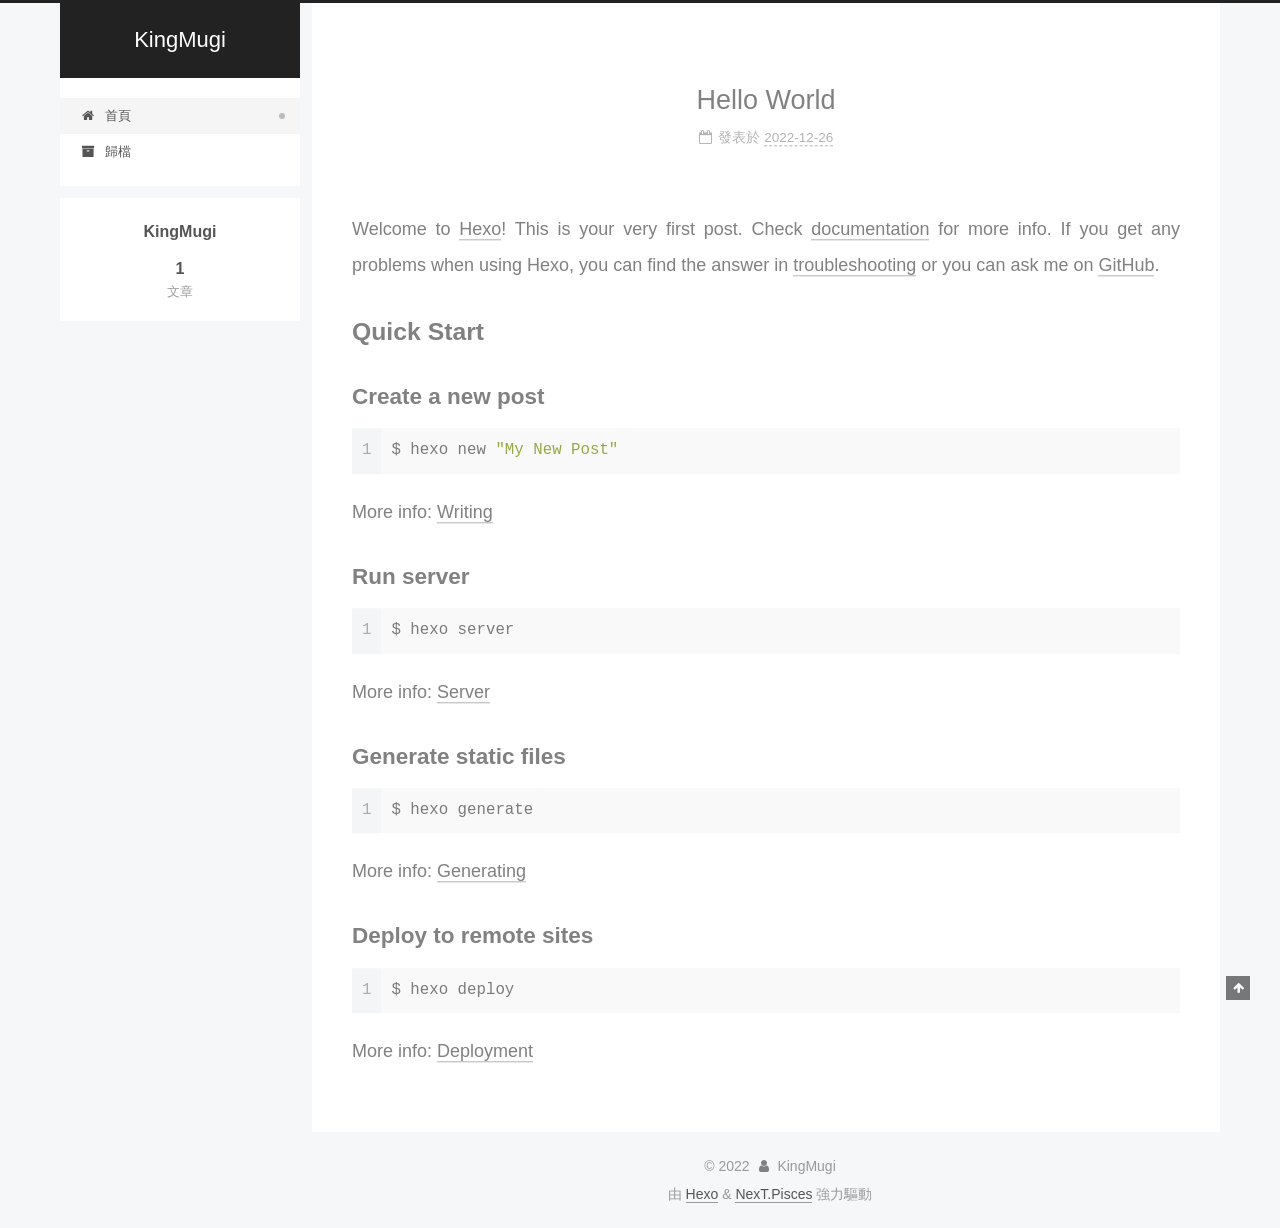
<file: index.html>
<!DOCTYPE html>
<html lang="zh-TW">
<head>
  <meta charset="UTF-8">
<meta name="viewport" content="width=device-width, initial-scale=1, maximum-scale=2">
<meta name="theme-color" content="#222">
<meta name="generator" content="Hexo 5.4.2">
  <link rel="apple-touch-icon" sizes="180x180" href="/images/apple-touch-icon-next.png">
  <link rel="icon" type="image/png" sizes="32x32" href="/images/favicon-32x32-next.png">
  <link rel="icon" type="image/png" sizes="16x16" href="/images/favicon-16x16-next.png">
  <link rel="mask-icon" href="/images/logo.svg" color="#222">

<link rel="stylesheet" href="/css/main.css">


<link rel="stylesheet" href="/lib/font-awesome/css/font-awesome.min.css">

<script id="hexo-configurations">
    var NexT = window.NexT || {};
    var CONFIG = {"hostname":"kingmugi.github.io","root":"/","scheme":"Pisces","version":"7.8.0","exturl":false,"sidebar":{"position":"left","display":"post","padding":18,"offset":12,"onmobile":false},"copycode":{"enable":false,"show_result":false,"style":null},"back2top":{"enable":true,"sidebar":false,"scrollpercent":false},"bookmark":{"enable":false,"color":"#222","save":"auto"},"fancybox":false,"mediumzoom":false,"lazyload":false,"pangu":false,"comments":{"style":"tabs","active":null,"storage":true,"lazyload":false,"nav":null},"algolia":{"hits":{"per_page":10},"labels":{"input_placeholder":"Search for Posts","hits_empty":"We didn't find any results for the search: ${query}","hits_stats":"${hits} results found in ${time} ms"}},"localsearch":{"enable":false,"trigger":"auto","top_n_per_article":1,"unescape":false,"preload":false},"motion":{"enable":true,"async":false,"transition":{"post_block":"fadeIn","post_header":"slideDownIn","post_body":"slideDownIn","coll_header":"slideLeftIn","sidebar":"slideUpIn"}}};
  </script>

  <meta property="og:type" content="website">
<meta property="og:title" content="KingMugi">
<meta property="og:url" content="https://kingmugi.github.io/index.html">
<meta property="og:site_name" content="KingMugi">
<meta property="og:locale" content="zh_TW">
<meta property="article:author" content="KingMugi">
<meta name="twitter:card" content="summary">

<link rel="canonical" href="https://kingmugi.github.io/">


<script id="page-configurations">
  // https://hexo.io/docs/variables.html
  CONFIG.page = {
    sidebar: "",
    isHome : true,
    isPost : false,
    lang   : 'zh-TW'
  };
</script>

  <title>KingMugi</title>
  
    <script async src="https://www.googletagmanager.com/gtag/js?id=G-KBE9WP3W1T"></script>
    <script>
      if (CONFIG.hostname === location.hostname) {
        window.dataLayer = window.dataLayer || [];
        function gtag(){dataLayer.push(arguments);}
        gtag('js', new Date());
        gtag('config', 'G-KBE9WP3W1T');
      }
    </script>






  <noscript>
  <style>
  .use-motion .brand,
  .use-motion .menu-item,
  .sidebar-inner,
  .use-motion .post-block,
  .use-motion .pagination,
  .use-motion .comments,
  .use-motion .post-header,
  .use-motion .post-body,
  .use-motion .collection-header { opacity: initial; }

  .use-motion .site-title,
  .use-motion .site-subtitle {
    opacity: initial;
    top: initial;
  }

  .use-motion .logo-line-before i { left: initial; }
  .use-motion .logo-line-after i { right: initial; }
  </style>
</noscript>

</head>

<body itemscope itemtype="http://schema.org/WebPage">
  <div class="container use-motion">
    <div class="headband"></div>

    <header class="header" itemscope itemtype="http://schema.org/WPHeader">
      <div class="header-inner"><div class="site-brand-container">
  <div class="site-nav-toggle">
    <div class="toggle" aria-label="切換導航欄">
      <span class="toggle-line toggle-line-first"></span>
      <span class="toggle-line toggle-line-middle"></span>
      <span class="toggle-line toggle-line-last"></span>
    </div>
  </div>

  <div class="site-meta">

    <a href="/" class="brand" rel="start">
      <span class="logo-line-before"><i></i></span>
      <h1 class="site-title">KingMugi</h1>
      <span class="logo-line-after"><i></i></span>
    </a>
  </div>

  <div class="site-nav-right">
    <div class="toggle popup-trigger">
    </div>
  </div>
</div>




<nav class="site-nav">
  <ul id="menu" class="menu">
        <li class="menu-item menu-item-home">

    <a href="/" rel="section"><i class="fa fa-fw fa-home"></i>首頁</a>

  </li>
        <li class="menu-item menu-item-archives">

    <a href="/archives/" rel="section"><i class="fa fa-fw fa-archive"></i>歸檔</a>

  </li>
  </ul>
</nav>




</div>
    </header>

    
  <div class="back-to-top">
    <i class="fa fa-arrow-up"></i>
    <span>0%</span>
  </div>


    <main class="main">
      <div class="main-inner">
        <div class="content-wrap">
          

          <div class="content index posts-expand">
            
      
  
  
  <article itemscope itemtype="http://schema.org/Article" class="post-block" lang="zh-TW">
    <link itemprop="mainEntityOfPage" href="https://kingmugi.github.io/2022/12/26/hello-world/">

    <span hidden itemprop="author" itemscope itemtype="http://schema.org/Person">
      <meta itemprop="image" content="/images/avatar.gif">
      <meta itemprop="name" content="KingMugi">
      <meta itemprop="description" content="">
    </span>

    <span hidden itemprop="publisher" itemscope itemtype="http://schema.org/Organization">
      <meta itemprop="name" content="KingMugi">
    </span>
      <header class="post-header">
        <h2 class="post-title" itemprop="name headline">
          
            <a href="/2022/12/26/hello-world/" class="post-title-link" itemprop="url">Hello World</a>
        </h2>

        <div class="post-meta">
            <span class="post-meta-item">
              <span class="post-meta-item-icon">
                <i class="fa fa-calendar-o"></i>
              </span>
              <span class="post-meta-item-text">發表於</span>

              <time title="創建時間：2022-12-26 11:42:42" itemprop="dateCreated datePublished" datetime="2022-12-26T11:42:42+08:00">2022-12-26</time>
            </span>

          

        </div>
      </header>

    
    
    
    <div class="post-body" itemprop="articleBody">

      
          <p>Welcome to <a target="_blank" rel="noopener" href="https://hexo.io/">Hexo</a>! This is your very first post. Check <a target="_blank" rel="noopener" href="https://hexo.io/docs/">documentation</a> for more info. If you get any problems when using Hexo, you can find the answer in <a target="_blank" rel="noopener" href="https://hexo.io/docs/troubleshooting.html">troubleshooting</a> or you can ask me on <a target="_blank" rel="noopener" href="https://github.com/hexojs/hexo/issues">GitHub</a>.</p>
<h2 id="Quick-Start"><a href="#Quick-Start" class="headerlink" title="Quick Start"></a>Quick Start</h2><h3 id="Create-a-new-post"><a href="#Create-a-new-post" class="headerlink" title="Create a new post"></a>Create a new post</h3><figure class="highlight bash"><table><tr><td class="gutter"><pre><span class="line">1</span><br></pre></td><td class="code"><pre><span class="line">$ hexo new <span class="string">&quot;My New Post&quot;</span></span><br></pre></td></tr></table></figure>

<p>More info: <a target="_blank" rel="noopener" href="https://hexo.io/docs/writing.html">Writing</a></p>
<h3 id="Run-server"><a href="#Run-server" class="headerlink" title="Run server"></a>Run server</h3><figure class="highlight bash"><table><tr><td class="gutter"><pre><span class="line">1</span><br></pre></td><td class="code"><pre><span class="line">$ hexo server</span><br></pre></td></tr></table></figure>

<p>More info: <a target="_blank" rel="noopener" href="https://hexo.io/docs/server.html">Server</a></p>
<h3 id="Generate-static-files"><a href="#Generate-static-files" class="headerlink" title="Generate static files"></a>Generate static files</h3><figure class="highlight bash"><table><tr><td class="gutter"><pre><span class="line">1</span><br></pre></td><td class="code"><pre><span class="line">$ hexo generate</span><br></pre></td></tr></table></figure>

<p>More info: <a target="_blank" rel="noopener" href="https://hexo.io/docs/generating.html">Generating</a></p>
<h3 id="Deploy-to-remote-sites"><a href="#Deploy-to-remote-sites" class="headerlink" title="Deploy to remote sites"></a>Deploy to remote sites</h3><figure class="highlight bash"><table><tr><td class="gutter"><pre><span class="line">1</span><br></pre></td><td class="code"><pre><span class="line">$ hexo deploy</span><br></pre></td></tr></table></figure>

<p>More info: <a target="_blank" rel="noopener" href="https://hexo.io/docs/one-command-deployment.html">Deployment</a></p>

      
    </div>

    
    
    
      <footer class="post-footer">
        <div class="post-eof"></div>
      </footer>
  </article>
  
  
  


  



          </div>
          

<script>
  window.addEventListener('tabs:register', () => {
    let { activeClass } = CONFIG.comments;
    if (CONFIG.comments.storage) {
      activeClass = localStorage.getItem('comments_active') || activeClass;
    }
    if (activeClass) {
      let activeTab = document.querySelector(`a[href="#comment-${activeClass}"]`);
      if (activeTab) {
        activeTab.click();
      }
    }
  });
  if (CONFIG.comments.storage) {
    window.addEventListener('tabs:click', event => {
      if (!event.target.matches('.tabs-comment .tab-content .tab-pane')) return;
      let commentClass = event.target.classList[1];
      localStorage.setItem('comments_active', commentClass);
    });
  }
</script>

        </div>
          
  
  <div class="toggle sidebar-toggle">
    <span class="toggle-line toggle-line-first"></span>
    <span class="toggle-line toggle-line-middle"></span>
    <span class="toggle-line toggle-line-last"></span>
  </div>

  <aside class="sidebar">
    <div class="sidebar-inner">

      <ul class="sidebar-nav motion-element">
        <li class="sidebar-nav-toc">
          文章目錄
        </li>
        <li class="sidebar-nav-overview">
          本站概要
        </li>
      </ul>

      <!--noindex-->
      <div class="post-toc-wrap sidebar-panel">
      </div>
      <!--/noindex-->

      <div class="site-overview-wrap sidebar-panel">
        <div class="site-author motion-element" itemprop="author" itemscope itemtype="http://schema.org/Person">
  <p class="site-author-name" itemprop="name">KingMugi</p>
  <div class="site-description" itemprop="description"></div>
</div>
<div class="site-state-wrap motion-element">
  <nav class="site-state">
      <div class="site-state-item site-state-posts">
          <a href="/archives/">
        
          <span class="site-state-item-count">1</span>
          <span class="site-state-item-name">文章</span>
        </a>
      </div>
  </nav>
</div>



      </div>

    </div>
  </aside>
  <div id="sidebar-dimmer"></div>


      </div>
    </main>

    <footer class="footer">
      <div class="footer-inner">
        

        

<div class="copyright">
  
  &copy; 
  <span itemprop="copyrightYear">2022</span>
  <span class="with-love">
    <i class="fa fa-user"></i>
  </span>
  <span class="author" itemprop="copyrightHolder">KingMugi</span>
</div>
  <div class="powered-by">由 <a href="https://hexo.io/" class="theme-link" rel="noopener" target="_blank">Hexo</a> & <a href="https://pisces.theme-next.org/" class="theme-link" rel="noopener" target="_blank">NexT.Pisces</a> 強力驅動
  </div>

        








      </div>
    </footer>
  </div>

  
  <script src="/lib/anime.min.js"></script>
  <script src="/lib/velocity/velocity.min.js"></script>
  <script src="/lib/velocity/velocity.ui.min.js"></script>

<script src="/js/utils.js"></script>

<script src="/js/motion.js"></script>


<script src="/js/schemes/pisces.js"></script>


<script src="/js/next-boot.js"></script>




  















  

  

</body>
</html>
</file>
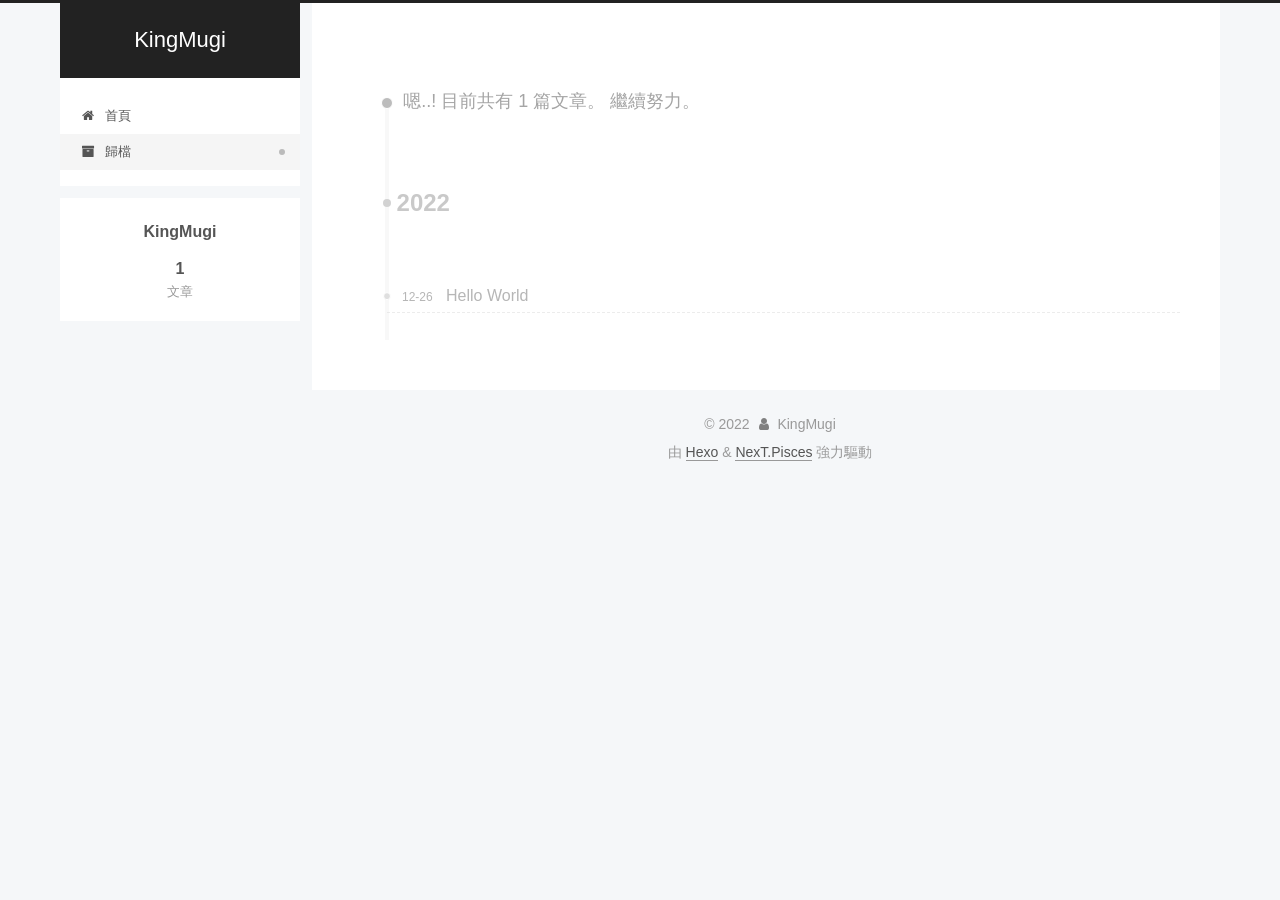
<file: archives/index.html>
<!DOCTYPE html>
<html lang="zh-TW">
<head>
  <meta charset="UTF-8">
<meta name="viewport" content="width=device-width, initial-scale=1, maximum-scale=2">
<meta name="theme-color" content="#222">
<meta name="generator" content="Hexo 5.4.2">
  <link rel="apple-touch-icon" sizes="180x180" href="/images/apple-touch-icon-next.png">
  <link rel="icon" type="image/png" sizes="32x32" href="/images/favicon-32x32-next.png">
  <link rel="icon" type="image/png" sizes="16x16" href="/images/favicon-16x16-next.png">
  <link rel="mask-icon" href="/images/logo.svg" color="#222">

<link rel="stylesheet" href="/css/main.css">


<link rel="stylesheet" href="/lib/font-awesome/css/font-awesome.min.css">

<script id="hexo-configurations">
    var NexT = window.NexT || {};
    var CONFIG = {"hostname":"kingmugi.github.io","root":"/","scheme":"Pisces","version":"7.8.0","exturl":false,"sidebar":{"position":"left","display":"post","padding":18,"offset":12,"onmobile":false},"copycode":{"enable":false,"show_result":false,"style":null},"back2top":{"enable":true,"sidebar":false,"scrollpercent":false},"bookmark":{"enable":false,"color":"#222","save":"auto"},"fancybox":false,"mediumzoom":false,"lazyload":false,"pangu":false,"comments":{"style":"tabs","active":null,"storage":true,"lazyload":false,"nav":null},"algolia":{"hits":{"per_page":10},"labels":{"input_placeholder":"Search for Posts","hits_empty":"We didn't find any results for the search: ${query}","hits_stats":"${hits} results found in ${time} ms"}},"localsearch":{"enable":false,"trigger":"auto","top_n_per_article":1,"unescape":false,"preload":false},"motion":{"enable":true,"async":false,"transition":{"post_block":"fadeIn","post_header":"slideDownIn","post_body":"slideDownIn","coll_header":"slideLeftIn","sidebar":"slideUpIn"}}};
  </script>

  <meta property="og:type" content="website">
<meta property="og:title" content="KingMugi">
<meta property="og:url" content="https://kingmugi.github.io/archives/index.html">
<meta property="og:site_name" content="KingMugi">
<meta property="og:locale" content="zh_TW">
<meta property="article:author" content="KingMugi">
<meta name="twitter:card" content="summary">

<link rel="canonical" href="https://kingmugi.github.io/archives/">


<script id="page-configurations">
  // https://hexo.io/docs/variables.html
  CONFIG.page = {
    sidebar: "",
    isHome : false,
    isPost : false,
    lang   : 'zh-TW'
  };
</script>

  <title>歸檔 | KingMugi</title>
  
    <script async src="https://www.googletagmanager.com/gtag/js?id=G-KBE9WP3W1T"></script>
    <script>
      if (CONFIG.hostname === location.hostname) {
        window.dataLayer = window.dataLayer || [];
        function gtag(){dataLayer.push(arguments);}
        gtag('js', new Date());
        gtag('config', 'G-KBE9WP3W1T');
      }
    </script>






  <noscript>
  <style>
  .use-motion .brand,
  .use-motion .menu-item,
  .sidebar-inner,
  .use-motion .post-block,
  .use-motion .pagination,
  .use-motion .comments,
  .use-motion .post-header,
  .use-motion .post-body,
  .use-motion .collection-header { opacity: initial; }

  .use-motion .site-title,
  .use-motion .site-subtitle {
    opacity: initial;
    top: initial;
  }

  .use-motion .logo-line-before i { left: initial; }
  .use-motion .logo-line-after i { right: initial; }
  </style>
</noscript>

</head>

<body itemscope itemtype="http://schema.org/WebPage">
  <div class="container use-motion">
    <div class="headband"></div>

    <header class="header" itemscope itemtype="http://schema.org/WPHeader">
      <div class="header-inner"><div class="site-brand-container">
  <div class="site-nav-toggle">
    <div class="toggle" aria-label="切換導航欄">
      <span class="toggle-line toggle-line-first"></span>
      <span class="toggle-line toggle-line-middle"></span>
      <span class="toggle-line toggle-line-last"></span>
    </div>
  </div>

  <div class="site-meta">

    <a href="/" class="brand" rel="start">
      <span class="logo-line-before"><i></i></span>
      <h1 class="site-title">KingMugi</h1>
      <span class="logo-line-after"><i></i></span>
    </a>
  </div>

  <div class="site-nav-right">
    <div class="toggle popup-trigger">
    </div>
  </div>
</div>




<nav class="site-nav">
  <ul id="menu" class="menu">
        <li class="menu-item menu-item-home">

    <a href="/" rel="section"><i class="fa fa-fw fa-home"></i>首頁</a>

  </li>
        <li class="menu-item menu-item-archives">

    <a href="/archives/" rel="section"><i class="fa fa-fw fa-archive"></i>歸檔</a>

  </li>
  </ul>
</nav>




</div>
    </header>

    
  <div class="back-to-top">
    <i class="fa fa-arrow-up"></i>
    <span>0%</span>
  </div>


    <main class="main">
      <div class="main-inner">
        <div class="content-wrap">
          

          <div class="content archive">
            

  
  
  
  <div class="post-block">
    <div class="posts-collapse">
      <div class="collection-title">
        <span class="collection-header">嗯..! 目前共有 1 篇文章。 繼續努力。</span>
      </div>

      
    <div class="collection-year">
      <span class="collection-header">2022</span>
    </div>

  <article itemscope itemtype="http://schema.org/Article">
    <header class="post-header">

      <div class="post-meta">
        <time itemprop="dateCreated"
              datetime="2022-12-26T11:42:42+08:00"
              content="2022-12-26">
          12-26
        </time>
      </div>

      <div class="post-title">
          <a class="post-title-link" href="/2022/12/26/hello-world/" itemprop="url">
            <span itemprop="name">Hello World</span>
          </a>
      </div>

    </header>
  </article>


    </div>
  </div>
  
  
  

  



          </div>
          

<script>
  window.addEventListener('tabs:register', () => {
    let { activeClass } = CONFIG.comments;
    if (CONFIG.comments.storage) {
      activeClass = localStorage.getItem('comments_active') || activeClass;
    }
    if (activeClass) {
      let activeTab = document.querySelector(`a[href="#comment-${activeClass}"]`);
      if (activeTab) {
        activeTab.click();
      }
    }
  });
  if (CONFIG.comments.storage) {
    window.addEventListener('tabs:click', event => {
      if (!event.target.matches('.tabs-comment .tab-content .tab-pane')) return;
      let commentClass = event.target.classList[1];
      localStorage.setItem('comments_active', commentClass);
    });
  }
</script>

        </div>
          
  
  <div class="toggle sidebar-toggle">
    <span class="toggle-line toggle-line-first"></span>
    <span class="toggle-line toggle-line-middle"></span>
    <span class="toggle-line toggle-line-last"></span>
  </div>

  <aside class="sidebar">
    <div class="sidebar-inner">

      <ul class="sidebar-nav motion-element">
        <li class="sidebar-nav-toc">
          文章目錄
        </li>
        <li class="sidebar-nav-overview">
          本站概要
        </li>
      </ul>

      <!--noindex-->
      <div class="post-toc-wrap sidebar-panel">
      </div>
      <!--/noindex-->

      <div class="site-overview-wrap sidebar-panel">
        <div class="site-author motion-element" itemprop="author" itemscope itemtype="http://schema.org/Person">
  <p class="site-author-name" itemprop="name">KingMugi</p>
  <div class="site-description" itemprop="description"></div>
</div>
<div class="site-state-wrap motion-element">
  <nav class="site-state">
      <div class="site-state-item site-state-posts">
          <a href="/archives/">
        
          <span class="site-state-item-count">1</span>
          <span class="site-state-item-name">文章</span>
        </a>
      </div>
  </nav>
</div>



      </div>

    </div>
  </aside>
  <div id="sidebar-dimmer"></div>


      </div>
    </main>

    <footer class="footer">
      <div class="footer-inner">
        

        

<div class="copyright">
  
  &copy; 
  <span itemprop="copyrightYear">2022</span>
  <span class="with-love">
    <i class="fa fa-user"></i>
  </span>
  <span class="author" itemprop="copyrightHolder">KingMugi</span>
</div>
  <div class="powered-by">由 <a href="https://hexo.io/" class="theme-link" rel="noopener" target="_blank">Hexo</a> & <a href="https://pisces.theme-next.org/" class="theme-link" rel="noopener" target="_blank">NexT.Pisces</a> 強力驅動
  </div>

        








      </div>
    </footer>
  </div>

  
  <script src="/lib/anime.min.js"></script>
  <script src="/lib/velocity/velocity.min.js"></script>
  <script src="/lib/velocity/velocity.ui.min.js"></script>

<script src="/js/utils.js"></script>

<script src="/js/motion.js"></script>


<script src="/js/schemes/pisces.js"></script>


<script src="/js/next-boot.js"></script>




  















  

  

</body>
</html>
</file>
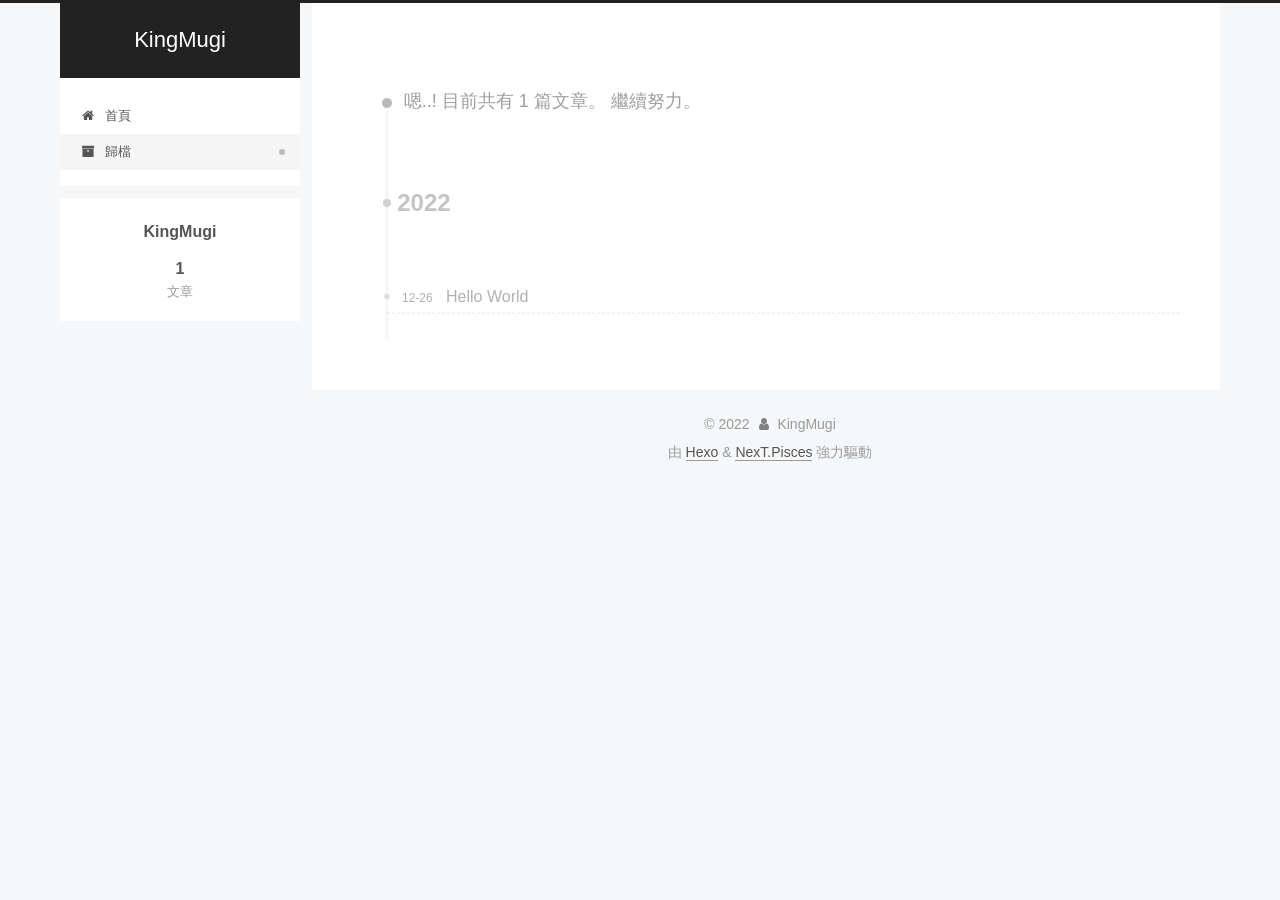
<file: archives/2022/index.html>
<!DOCTYPE html>
<html lang="zh-TW">
<head>
  <meta charset="UTF-8">
<meta name="viewport" content="width=device-width, initial-scale=1, maximum-scale=2">
<meta name="theme-color" content="#222">
<meta name="generator" content="Hexo 5.4.2">
  <link rel="apple-touch-icon" sizes="180x180" href="/images/apple-touch-icon-next.png">
  <link rel="icon" type="image/png" sizes="32x32" href="/images/favicon-32x32-next.png">
  <link rel="icon" type="image/png" sizes="16x16" href="/images/favicon-16x16-next.png">
  <link rel="mask-icon" href="/images/logo.svg" color="#222">

<link rel="stylesheet" href="/css/main.css">


<link rel="stylesheet" href="/lib/font-awesome/css/font-awesome.min.css">

<script id="hexo-configurations">
    var NexT = window.NexT || {};
    var CONFIG = {"hostname":"kingmugi.github.io","root":"/","scheme":"Pisces","version":"7.8.0","exturl":false,"sidebar":{"position":"left","display":"post","padding":18,"offset":12,"onmobile":false},"copycode":{"enable":false,"show_result":false,"style":null},"back2top":{"enable":true,"sidebar":false,"scrollpercent":false},"bookmark":{"enable":false,"color":"#222","save":"auto"},"fancybox":false,"mediumzoom":false,"lazyload":false,"pangu":false,"comments":{"style":"tabs","active":null,"storage":true,"lazyload":false,"nav":null},"algolia":{"hits":{"per_page":10},"labels":{"input_placeholder":"Search for Posts","hits_empty":"We didn't find any results for the search: ${query}","hits_stats":"${hits} results found in ${time} ms"}},"localsearch":{"enable":false,"trigger":"auto","top_n_per_article":1,"unescape":false,"preload":false},"motion":{"enable":true,"async":false,"transition":{"post_block":"fadeIn","post_header":"slideDownIn","post_body":"slideDownIn","coll_header":"slideLeftIn","sidebar":"slideUpIn"}}};
  </script>

  <meta property="og:type" content="website">
<meta property="og:title" content="KingMugi">
<meta property="og:url" content="https://kingmugi.github.io/archives/2022/index.html">
<meta property="og:site_name" content="KingMugi">
<meta property="og:locale" content="zh_TW">
<meta property="article:author" content="KingMugi">
<meta name="twitter:card" content="summary">

<link rel="canonical" href="https://kingmugi.github.io/archives/2022/">


<script id="page-configurations">
  // https://hexo.io/docs/variables.html
  CONFIG.page = {
    sidebar: "",
    isHome : false,
    isPost : false,
    lang   : 'zh-TW'
  };
</script>

  <title>歸檔 | KingMugi</title>
  
    <script async src="https://www.googletagmanager.com/gtag/js?id=G-KBE9WP3W1T"></script>
    <script>
      if (CONFIG.hostname === location.hostname) {
        window.dataLayer = window.dataLayer || [];
        function gtag(){dataLayer.push(arguments);}
        gtag('js', new Date());
        gtag('config', 'G-KBE9WP3W1T');
      }
    </script>






  <noscript>
  <style>
  .use-motion .brand,
  .use-motion .menu-item,
  .sidebar-inner,
  .use-motion .post-block,
  .use-motion .pagination,
  .use-motion .comments,
  .use-motion .post-header,
  .use-motion .post-body,
  .use-motion .collection-header { opacity: initial; }

  .use-motion .site-title,
  .use-motion .site-subtitle {
    opacity: initial;
    top: initial;
  }

  .use-motion .logo-line-before i { left: initial; }
  .use-motion .logo-line-after i { right: initial; }
  </style>
</noscript>

</head>

<body itemscope itemtype="http://schema.org/WebPage">
  <div class="container use-motion">
    <div class="headband"></div>

    <header class="header" itemscope itemtype="http://schema.org/WPHeader">
      <div class="header-inner"><div class="site-brand-container">
  <div class="site-nav-toggle">
    <div class="toggle" aria-label="切換導航欄">
      <span class="toggle-line toggle-line-first"></span>
      <span class="toggle-line toggle-line-middle"></span>
      <span class="toggle-line toggle-line-last"></span>
    </div>
  </div>

  <div class="site-meta">

    <a href="/" class="brand" rel="start">
      <span class="logo-line-before"><i></i></span>
      <h1 class="site-title">KingMugi</h1>
      <span class="logo-line-after"><i></i></span>
    </a>
  </div>

  <div class="site-nav-right">
    <div class="toggle popup-trigger">
    </div>
  </div>
</div>




<nav class="site-nav">
  <ul id="menu" class="menu">
        <li class="menu-item menu-item-home">

    <a href="/" rel="section"><i class="fa fa-fw fa-home"></i>首頁</a>

  </li>
        <li class="menu-item menu-item-archives">

    <a href="/archives/" rel="section"><i class="fa fa-fw fa-archive"></i>歸檔</a>

  </li>
  </ul>
</nav>




</div>
    </header>

    
  <div class="back-to-top">
    <i class="fa fa-arrow-up"></i>
    <span>0%</span>
  </div>


    <main class="main">
      <div class="main-inner">
        <div class="content-wrap">
          

          <div class="content archive">
            

  
  
  
  <div class="post-block">
    <div class="posts-collapse">
      <div class="collection-title">
        <span class="collection-header">嗯..! 目前共有 1 篇文章。 繼續努力。</span>
      </div>

      
    <div class="collection-year">
      <span class="collection-header">2022</span>
    </div>

  <article itemscope itemtype="http://schema.org/Article">
    <header class="post-header">

      <div class="post-meta">
        <time itemprop="dateCreated"
              datetime="2022-12-26T11:42:42+08:00"
              content="2022-12-26">
          12-26
        </time>
      </div>

      <div class="post-title">
          <a class="post-title-link" href="/2022/12/26/hello-world/" itemprop="url">
            <span itemprop="name">Hello World</span>
          </a>
      </div>

    </header>
  </article>


    </div>
  </div>
  
  
  

  



          </div>
          

<script>
  window.addEventListener('tabs:register', () => {
    let { activeClass } = CONFIG.comments;
    if (CONFIG.comments.storage) {
      activeClass = localStorage.getItem('comments_active') || activeClass;
    }
    if (activeClass) {
      let activeTab = document.querySelector(`a[href="#comment-${activeClass}"]`);
      if (activeTab) {
        activeTab.click();
      }
    }
  });
  if (CONFIG.comments.storage) {
    window.addEventListener('tabs:click', event => {
      if (!event.target.matches('.tabs-comment .tab-content .tab-pane')) return;
      let commentClass = event.target.classList[1];
      localStorage.setItem('comments_active', commentClass);
    });
  }
</script>

        </div>
          
  
  <div class="toggle sidebar-toggle">
    <span class="toggle-line toggle-line-first"></span>
    <span class="toggle-line toggle-line-middle"></span>
    <span class="toggle-line toggle-line-last"></span>
  </div>

  <aside class="sidebar">
    <div class="sidebar-inner">

      <ul class="sidebar-nav motion-element">
        <li class="sidebar-nav-toc">
          文章目錄
        </li>
        <li class="sidebar-nav-overview">
          本站概要
        </li>
      </ul>

      <!--noindex-->
      <div class="post-toc-wrap sidebar-panel">
      </div>
      <!--/noindex-->

      <div class="site-overview-wrap sidebar-panel">
        <div class="site-author motion-element" itemprop="author" itemscope itemtype="http://schema.org/Person">
  <p class="site-author-name" itemprop="name">KingMugi</p>
  <div class="site-description" itemprop="description"></div>
</div>
<div class="site-state-wrap motion-element">
  <nav class="site-state">
      <div class="site-state-item site-state-posts">
          <a href="/archives/">
        
          <span class="site-state-item-count">1</span>
          <span class="site-state-item-name">文章</span>
        </a>
      </div>
  </nav>
</div>



      </div>

    </div>
  </aside>
  <div id="sidebar-dimmer"></div>


      </div>
    </main>

    <footer class="footer">
      <div class="footer-inner">
        

        

<div class="copyright">
  
  &copy; 
  <span itemprop="copyrightYear">2022</span>
  <span class="with-love">
    <i class="fa fa-user"></i>
  </span>
  <span class="author" itemprop="copyrightHolder">KingMugi</span>
</div>
  <div class="powered-by">由 <a href="https://hexo.io/" class="theme-link" rel="noopener" target="_blank">Hexo</a> & <a href="https://pisces.theme-next.org/" class="theme-link" rel="noopener" target="_blank">NexT.Pisces</a> 強力驅動
  </div>

        








      </div>
    </footer>
  </div>

  
  <script src="/lib/anime.min.js"></script>
  <script src="/lib/velocity/velocity.min.js"></script>
  <script src="/lib/velocity/velocity.ui.min.js"></script>

<script src="/js/utils.js"></script>

<script src="/js/motion.js"></script>


<script src="/js/schemes/pisces.js"></script>


<script src="/js/next-boot.js"></script>




  















  

  

</body>
</html>
</file>
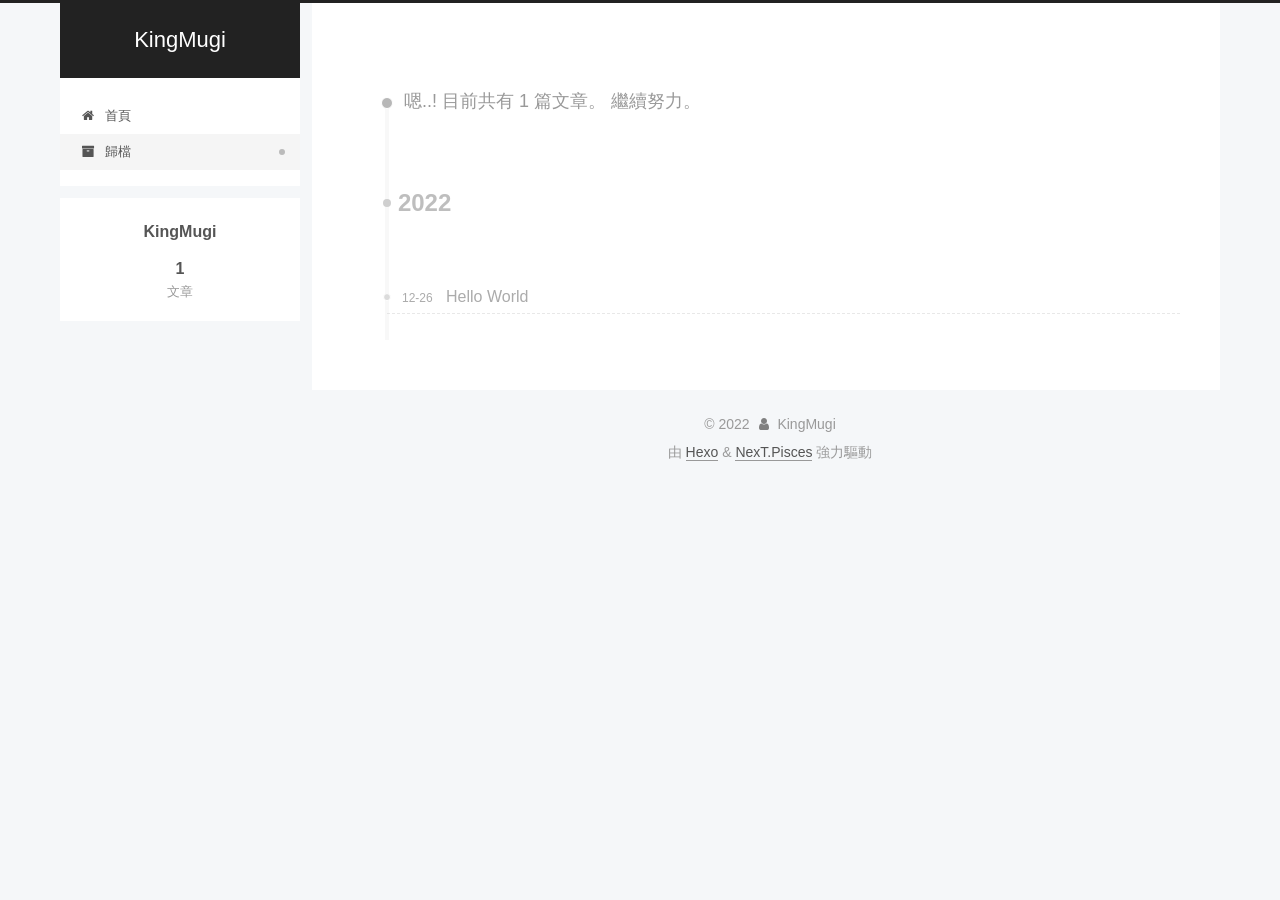
<file: archives/2022/12/index.html>
<!DOCTYPE html>
<html lang="zh-TW">
<head>
  <meta charset="UTF-8">
<meta name="viewport" content="width=device-width, initial-scale=1, maximum-scale=2">
<meta name="theme-color" content="#222">
<meta name="generator" content="Hexo 5.4.2">
  <link rel="apple-touch-icon" sizes="180x180" href="/images/apple-touch-icon-next.png">
  <link rel="icon" type="image/png" sizes="32x32" href="/images/favicon-32x32-next.png">
  <link rel="icon" type="image/png" sizes="16x16" href="/images/favicon-16x16-next.png">
  <link rel="mask-icon" href="/images/logo.svg" color="#222">

<link rel="stylesheet" href="/css/main.css">


<link rel="stylesheet" href="/lib/font-awesome/css/font-awesome.min.css">

<script id="hexo-configurations">
    var NexT = window.NexT || {};
    var CONFIG = {"hostname":"kingmugi.github.io","root":"/","scheme":"Pisces","version":"7.8.0","exturl":false,"sidebar":{"position":"left","display":"post","padding":18,"offset":12,"onmobile":false},"copycode":{"enable":false,"show_result":false,"style":null},"back2top":{"enable":true,"sidebar":false,"scrollpercent":false},"bookmark":{"enable":false,"color":"#222","save":"auto"},"fancybox":false,"mediumzoom":false,"lazyload":false,"pangu":false,"comments":{"style":"tabs","active":null,"storage":true,"lazyload":false,"nav":null},"algolia":{"hits":{"per_page":10},"labels":{"input_placeholder":"Search for Posts","hits_empty":"We didn't find any results for the search: ${query}","hits_stats":"${hits} results found in ${time} ms"}},"localsearch":{"enable":false,"trigger":"auto","top_n_per_article":1,"unescape":false,"preload":false},"motion":{"enable":true,"async":false,"transition":{"post_block":"fadeIn","post_header":"slideDownIn","post_body":"slideDownIn","coll_header":"slideLeftIn","sidebar":"slideUpIn"}}};
  </script>

  <meta property="og:type" content="website">
<meta property="og:title" content="KingMugi">
<meta property="og:url" content="https://kingmugi.github.io/archives/2022/12/index.html">
<meta property="og:site_name" content="KingMugi">
<meta property="og:locale" content="zh_TW">
<meta property="article:author" content="KingMugi">
<meta name="twitter:card" content="summary">

<link rel="canonical" href="https://kingmugi.github.io/archives/2022/12/">


<script id="page-configurations">
  // https://hexo.io/docs/variables.html
  CONFIG.page = {
    sidebar: "",
    isHome : false,
    isPost : false,
    lang   : 'zh-TW'
  };
</script>

  <title>歸檔 | KingMugi</title>
  
    <script async src="https://www.googletagmanager.com/gtag/js?id=G-KBE9WP3W1T"></script>
    <script>
      if (CONFIG.hostname === location.hostname) {
        window.dataLayer = window.dataLayer || [];
        function gtag(){dataLayer.push(arguments);}
        gtag('js', new Date());
        gtag('config', 'G-KBE9WP3W1T');
      }
    </script>






  <noscript>
  <style>
  .use-motion .brand,
  .use-motion .menu-item,
  .sidebar-inner,
  .use-motion .post-block,
  .use-motion .pagination,
  .use-motion .comments,
  .use-motion .post-header,
  .use-motion .post-body,
  .use-motion .collection-header { opacity: initial; }

  .use-motion .site-title,
  .use-motion .site-subtitle {
    opacity: initial;
    top: initial;
  }

  .use-motion .logo-line-before i { left: initial; }
  .use-motion .logo-line-after i { right: initial; }
  </style>
</noscript>

</head>

<body itemscope itemtype="http://schema.org/WebPage">
  <div class="container use-motion">
    <div class="headband"></div>

    <header class="header" itemscope itemtype="http://schema.org/WPHeader">
      <div class="header-inner"><div class="site-brand-container">
  <div class="site-nav-toggle">
    <div class="toggle" aria-label="切換導航欄">
      <span class="toggle-line toggle-line-first"></span>
      <span class="toggle-line toggle-line-middle"></span>
      <span class="toggle-line toggle-line-last"></span>
    </div>
  </div>

  <div class="site-meta">

    <a href="/" class="brand" rel="start">
      <span class="logo-line-before"><i></i></span>
      <h1 class="site-title">KingMugi</h1>
      <span class="logo-line-after"><i></i></span>
    </a>
  </div>

  <div class="site-nav-right">
    <div class="toggle popup-trigger">
    </div>
  </div>
</div>




<nav class="site-nav">
  <ul id="menu" class="menu">
        <li class="menu-item menu-item-home">

    <a href="/" rel="section"><i class="fa fa-fw fa-home"></i>首頁</a>

  </li>
        <li class="menu-item menu-item-archives">

    <a href="/archives/" rel="section"><i class="fa fa-fw fa-archive"></i>歸檔</a>

  </li>
  </ul>
</nav>




</div>
    </header>

    
  <div class="back-to-top">
    <i class="fa fa-arrow-up"></i>
    <span>0%</span>
  </div>


    <main class="main">
      <div class="main-inner">
        <div class="content-wrap">
          

          <div class="content archive">
            

  
  
  
  <div class="post-block">
    <div class="posts-collapse">
      <div class="collection-title">
        <span class="collection-header">嗯..! 目前共有 1 篇文章。 繼續努力。</span>
      </div>

      
    <div class="collection-year">
      <span class="collection-header">2022</span>
    </div>

  <article itemscope itemtype="http://schema.org/Article">
    <header class="post-header">

      <div class="post-meta">
        <time itemprop="dateCreated"
              datetime="2022-12-26T11:42:42+08:00"
              content="2022-12-26">
          12-26
        </time>
      </div>

      <div class="post-title">
          <a class="post-title-link" href="/2022/12/26/hello-world/" itemprop="url">
            <span itemprop="name">Hello World</span>
          </a>
      </div>

    </header>
  </article>


    </div>
  </div>
  
  
  

  



          </div>
          

<script>
  window.addEventListener('tabs:register', () => {
    let { activeClass } = CONFIG.comments;
    if (CONFIG.comments.storage) {
      activeClass = localStorage.getItem('comments_active') || activeClass;
    }
    if (activeClass) {
      let activeTab = document.querySelector(`a[href="#comment-${activeClass}"]`);
      if (activeTab) {
        activeTab.click();
      }
    }
  });
  if (CONFIG.comments.storage) {
    window.addEventListener('tabs:click', event => {
      if (!event.target.matches('.tabs-comment .tab-content .tab-pane')) return;
      let commentClass = event.target.classList[1];
      localStorage.setItem('comments_active', commentClass);
    });
  }
</script>

        </div>
          
  
  <div class="toggle sidebar-toggle">
    <span class="toggle-line toggle-line-first"></span>
    <span class="toggle-line toggle-line-middle"></span>
    <span class="toggle-line toggle-line-last"></span>
  </div>

  <aside class="sidebar">
    <div class="sidebar-inner">

      <ul class="sidebar-nav motion-element">
        <li class="sidebar-nav-toc">
          文章目錄
        </li>
        <li class="sidebar-nav-overview">
          本站概要
        </li>
      </ul>

      <!--noindex-->
      <div class="post-toc-wrap sidebar-panel">
      </div>
      <!--/noindex-->

      <div class="site-overview-wrap sidebar-panel">
        <div class="site-author motion-element" itemprop="author" itemscope itemtype="http://schema.org/Person">
  <p class="site-author-name" itemprop="name">KingMugi</p>
  <div class="site-description" itemprop="description"></div>
</div>
<div class="site-state-wrap motion-element">
  <nav class="site-state">
      <div class="site-state-item site-state-posts">
          <a href="/archives/">
        
          <span class="site-state-item-count">1</span>
          <span class="site-state-item-name">文章</span>
        </a>
      </div>
  </nav>
</div>



      </div>

    </div>
  </aside>
  <div id="sidebar-dimmer"></div>


      </div>
    </main>

    <footer class="footer">
      <div class="footer-inner">
        

        

<div class="copyright">
  
  &copy; 
  <span itemprop="copyrightYear">2022</span>
  <span class="with-love">
    <i class="fa fa-user"></i>
  </span>
  <span class="author" itemprop="copyrightHolder">KingMugi</span>
</div>
  <div class="powered-by">由 <a href="https://hexo.io/" class="theme-link" rel="noopener" target="_blank">Hexo</a> & <a href="https://pisces.theme-next.org/" class="theme-link" rel="noopener" target="_blank">NexT.Pisces</a> 強力驅動
  </div>

        








      </div>
    </footer>
  </div>

  
  <script src="/lib/anime.min.js"></script>
  <script src="/lib/velocity/velocity.min.js"></script>
  <script src="/lib/velocity/velocity.ui.min.js"></script>

<script src="/js/utils.js"></script>

<script src="/js/motion.js"></script>


<script src="/js/schemes/pisces.js"></script>


<script src="/js/next-boot.js"></script>




  















  

  

</body>
</html>
</file>
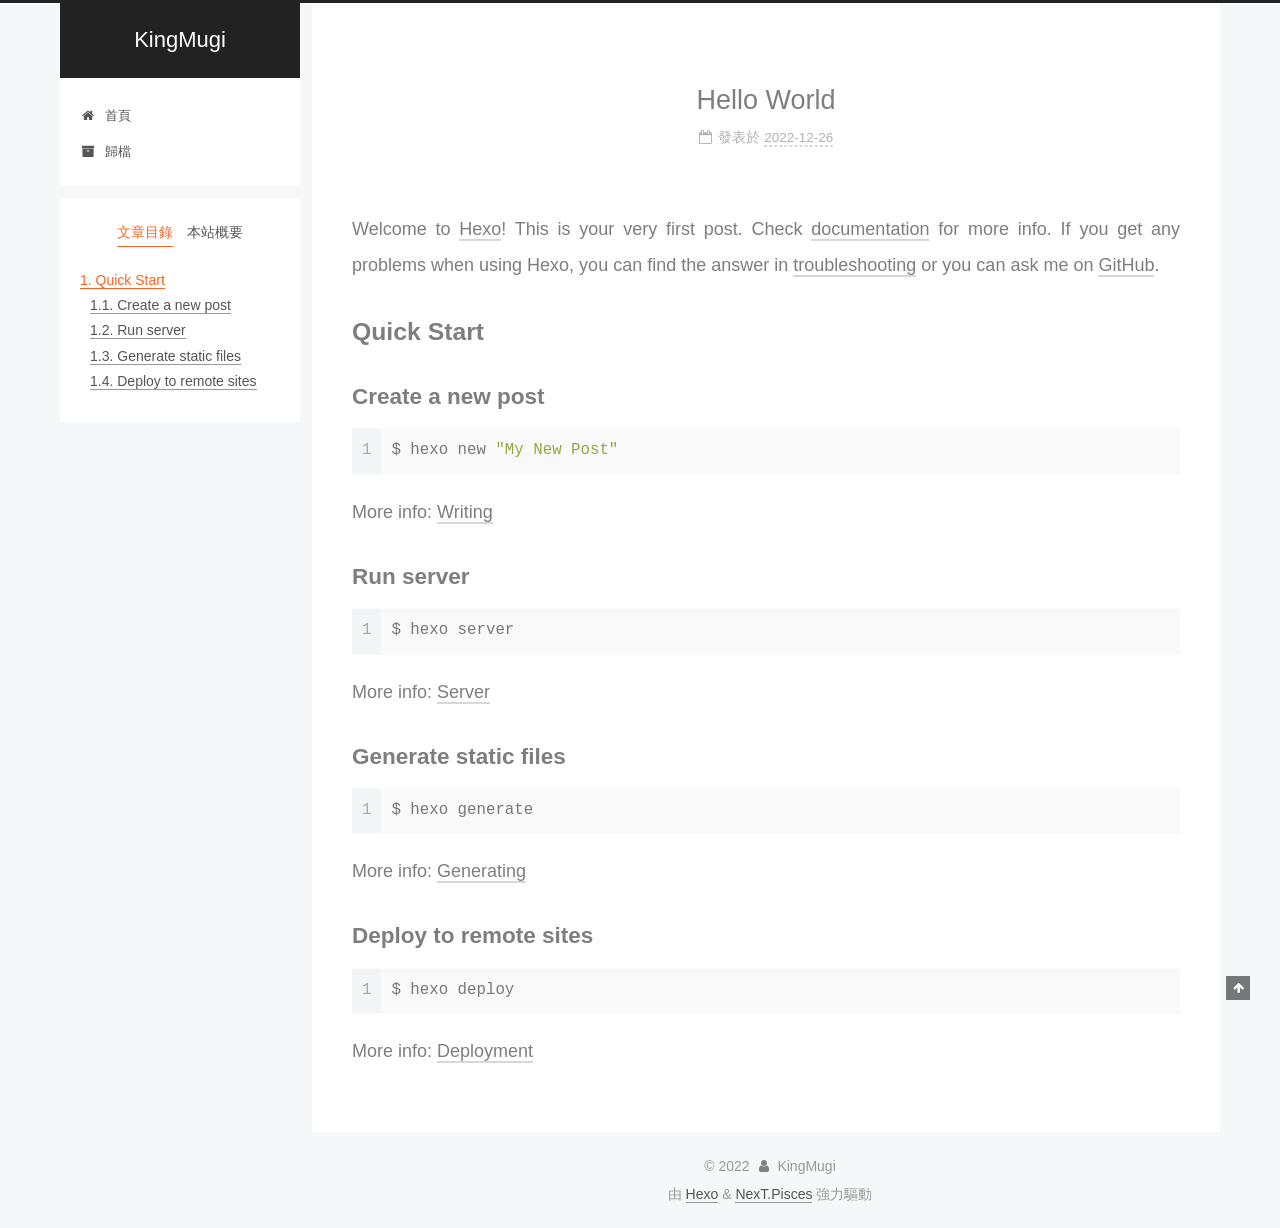
<file: 2022/12/26/hello-world/index.html>
<!DOCTYPE html>
<html lang="zh-TW">
<head>
  <meta charset="UTF-8">
<meta name="viewport" content="width=device-width, initial-scale=1, maximum-scale=2">
<meta name="theme-color" content="#222">
<meta name="generator" content="Hexo 5.4.2">
  <link rel="apple-touch-icon" sizes="180x180" href="/images/apple-touch-icon-next.png">
  <link rel="icon" type="image/png" sizes="32x32" href="/images/favicon-32x32-next.png">
  <link rel="icon" type="image/png" sizes="16x16" href="/images/favicon-16x16-next.png">
  <link rel="mask-icon" href="/images/logo.svg" color="#222">

<link rel="stylesheet" href="/css/main.css">


<link rel="stylesheet" href="/lib/font-awesome/css/font-awesome.min.css">

<script id="hexo-configurations">
    var NexT = window.NexT || {};
    var CONFIG = {"hostname":"kingmugi.github.io","root":"/","scheme":"Pisces","version":"7.8.0","exturl":false,"sidebar":{"position":"left","display":"post","padding":18,"offset":12,"onmobile":false},"copycode":{"enable":false,"show_result":false,"style":null},"back2top":{"enable":true,"sidebar":false,"scrollpercent":false},"bookmark":{"enable":false,"color":"#222","save":"auto"},"fancybox":false,"mediumzoom":false,"lazyload":false,"pangu":false,"comments":{"style":"tabs","active":null,"storage":true,"lazyload":false,"nav":null},"algolia":{"hits":{"per_page":10},"labels":{"input_placeholder":"Search for Posts","hits_empty":"We didn't find any results for the search: ${query}","hits_stats":"${hits} results found in ${time} ms"}},"localsearch":{"enable":false,"trigger":"auto","top_n_per_article":1,"unescape":false,"preload":false},"motion":{"enable":true,"async":false,"transition":{"post_block":"fadeIn","post_header":"slideDownIn","post_body":"slideDownIn","coll_header":"slideLeftIn","sidebar":"slideUpIn"}}};
  </script>

  <meta name="description" content="Welcome to Hexo! This is your very first post. Check documentation for more info. If you get any problems when using Hexo, you can find the answer in troubleshooting or you can ask me on GitHub. Quick">
<meta property="og:type" content="article">
<meta property="og:title" content="Hello World">
<meta property="og:url" content="https://kingmugi.github.io/2022/12/26/hello-world/index.html">
<meta property="og:site_name" content="KingMugi">
<meta property="og:description" content="Welcome to Hexo! This is your very first post. Check documentation for more info. If you get any problems when using Hexo, you can find the answer in troubleshooting or you can ask me on GitHub. Quick">
<meta property="og:locale" content="zh_TW">
<meta property="article:published_time" content="2022-12-26T03:42:42.148Z">
<meta property="article:modified_time" content="2022-12-26T03:42:42.148Z">
<meta property="article:author" content="KingMugi">
<meta name="twitter:card" content="summary">

<link rel="canonical" href="https://kingmugi.github.io/2022/12/26/hello-world/">


<script id="page-configurations">
  // https://hexo.io/docs/variables.html
  CONFIG.page = {
    sidebar: "",
    isHome : false,
    isPost : true,
    lang   : 'zh-TW'
  };
</script>

  <title>Hello World | KingMugi</title>
  
    <script async src="https://www.googletagmanager.com/gtag/js?id=G-KBE9WP3W1T"></script>
    <script>
      if (CONFIG.hostname === location.hostname) {
        window.dataLayer = window.dataLayer || [];
        function gtag(){dataLayer.push(arguments);}
        gtag('js', new Date());
        gtag('config', 'G-KBE9WP3W1T');
      }
    </script>






  <noscript>
  <style>
  .use-motion .brand,
  .use-motion .menu-item,
  .sidebar-inner,
  .use-motion .post-block,
  .use-motion .pagination,
  .use-motion .comments,
  .use-motion .post-header,
  .use-motion .post-body,
  .use-motion .collection-header { opacity: initial; }

  .use-motion .site-title,
  .use-motion .site-subtitle {
    opacity: initial;
    top: initial;
  }

  .use-motion .logo-line-before i { left: initial; }
  .use-motion .logo-line-after i { right: initial; }
  </style>
</noscript>

</head>

<body itemscope itemtype="http://schema.org/WebPage">
  <div class="container use-motion">
    <div class="headband"></div>

    <header class="header" itemscope itemtype="http://schema.org/WPHeader">
      <div class="header-inner"><div class="site-brand-container">
  <div class="site-nav-toggle">
    <div class="toggle" aria-label="切換導航欄">
      <span class="toggle-line toggle-line-first"></span>
      <span class="toggle-line toggle-line-middle"></span>
      <span class="toggle-line toggle-line-last"></span>
    </div>
  </div>

  <div class="site-meta">

    <a href="/" class="brand" rel="start">
      <span class="logo-line-before"><i></i></span>
      <h1 class="site-title">KingMugi</h1>
      <span class="logo-line-after"><i></i></span>
    </a>
  </div>

  <div class="site-nav-right">
    <div class="toggle popup-trigger">
    </div>
  </div>
</div>




<nav class="site-nav">
  <ul id="menu" class="menu">
        <li class="menu-item menu-item-home">

    <a href="/" rel="section"><i class="fa fa-fw fa-home"></i>首頁</a>

  </li>
        <li class="menu-item menu-item-archives">

    <a href="/archives/" rel="section"><i class="fa fa-fw fa-archive"></i>歸檔</a>

  </li>
  </ul>
</nav>




</div>
    </header>

    
  <div class="back-to-top">
    <i class="fa fa-arrow-up"></i>
    <span>0%</span>
  </div>


    <main class="main">
      <div class="main-inner">
        <div class="content-wrap">
          

          <div class="content post posts-expand">
            

    
  
  
  <article itemscope itemtype="http://schema.org/Article" class="post-block" lang="zh-TW">
    <link itemprop="mainEntityOfPage" href="https://kingmugi.github.io/2022/12/26/hello-world/">

    <span hidden itemprop="author" itemscope itemtype="http://schema.org/Person">
      <meta itemprop="image" content="/images/avatar.gif">
      <meta itemprop="name" content="KingMugi">
      <meta itemprop="description" content="">
    </span>

    <span hidden itemprop="publisher" itemscope itemtype="http://schema.org/Organization">
      <meta itemprop="name" content="KingMugi">
    </span>
      <header class="post-header">
        <h1 class="post-title" itemprop="name headline">
          Hello World
        </h1>

        <div class="post-meta">
            <span class="post-meta-item">
              <span class="post-meta-item-icon">
                <i class="fa fa-calendar-o"></i>
              </span>
              <span class="post-meta-item-text">發表於</span>

              <time title="創建時間：2022-12-26 11:42:42" itemprop="dateCreated datePublished" datetime="2022-12-26T11:42:42+08:00">2022-12-26</time>
            </span>

          

        </div>
      </header>

    
    
    
    <div class="post-body" itemprop="articleBody">

      
        <p>Welcome to <a target="_blank" rel="noopener" href="https://hexo.io/">Hexo</a>! This is your very first post. Check <a target="_blank" rel="noopener" href="https://hexo.io/docs/">documentation</a> for more info. If you get any problems when using Hexo, you can find the answer in <a target="_blank" rel="noopener" href="https://hexo.io/docs/troubleshooting.html">troubleshooting</a> or you can ask me on <a target="_blank" rel="noopener" href="https://github.com/hexojs/hexo/issues">GitHub</a>.</p>
<h2 id="Quick-Start"><a href="#Quick-Start" class="headerlink" title="Quick Start"></a>Quick Start</h2><h3 id="Create-a-new-post"><a href="#Create-a-new-post" class="headerlink" title="Create a new post"></a>Create a new post</h3><figure class="highlight bash"><table><tr><td class="gutter"><pre><span class="line">1</span><br></pre></td><td class="code"><pre><span class="line">$ hexo new <span class="string">&quot;My New Post&quot;</span></span><br></pre></td></tr></table></figure>

<p>More info: <a target="_blank" rel="noopener" href="https://hexo.io/docs/writing.html">Writing</a></p>
<h3 id="Run-server"><a href="#Run-server" class="headerlink" title="Run server"></a>Run server</h3><figure class="highlight bash"><table><tr><td class="gutter"><pre><span class="line">1</span><br></pre></td><td class="code"><pre><span class="line">$ hexo server</span><br></pre></td></tr></table></figure>

<p>More info: <a target="_blank" rel="noopener" href="https://hexo.io/docs/server.html">Server</a></p>
<h3 id="Generate-static-files"><a href="#Generate-static-files" class="headerlink" title="Generate static files"></a>Generate static files</h3><figure class="highlight bash"><table><tr><td class="gutter"><pre><span class="line">1</span><br></pre></td><td class="code"><pre><span class="line">$ hexo generate</span><br></pre></td></tr></table></figure>

<p>More info: <a target="_blank" rel="noopener" href="https://hexo.io/docs/generating.html">Generating</a></p>
<h3 id="Deploy-to-remote-sites"><a href="#Deploy-to-remote-sites" class="headerlink" title="Deploy to remote sites"></a>Deploy to remote sites</h3><figure class="highlight bash"><table><tr><td class="gutter"><pre><span class="line">1</span><br></pre></td><td class="code"><pre><span class="line">$ hexo deploy</span><br></pre></td></tr></table></figure>

<p>More info: <a target="_blank" rel="noopener" href="https://hexo.io/docs/one-command-deployment.html">Deployment</a></p>

    </div>

    
    
    

      <footer class="post-footer">

        


        
      </footer>
    
  </article>
  
  
  



          </div>
          

<script>
  window.addEventListener('tabs:register', () => {
    let { activeClass } = CONFIG.comments;
    if (CONFIG.comments.storage) {
      activeClass = localStorage.getItem('comments_active') || activeClass;
    }
    if (activeClass) {
      let activeTab = document.querySelector(`a[href="#comment-${activeClass}"]`);
      if (activeTab) {
        activeTab.click();
      }
    }
  });
  if (CONFIG.comments.storage) {
    window.addEventListener('tabs:click', event => {
      if (!event.target.matches('.tabs-comment .tab-content .tab-pane')) return;
      let commentClass = event.target.classList[1];
      localStorage.setItem('comments_active', commentClass);
    });
  }
</script>

        </div>
          
  
  <div class="toggle sidebar-toggle">
    <span class="toggle-line toggle-line-first"></span>
    <span class="toggle-line toggle-line-middle"></span>
    <span class="toggle-line toggle-line-last"></span>
  </div>

  <aside class="sidebar">
    <div class="sidebar-inner">

      <ul class="sidebar-nav motion-element">
        <li class="sidebar-nav-toc">
          文章目錄
        </li>
        <li class="sidebar-nav-overview">
          本站概要
        </li>
      </ul>

      <!--noindex-->
      <div class="post-toc-wrap sidebar-panel">
          <div class="post-toc motion-element"><ol class="nav"><li class="nav-item nav-level-2"><a class="nav-link" href="#Quick-Start"><span class="nav-number">1.</span> <span class="nav-text">Quick Start</span></a><ol class="nav-child"><li class="nav-item nav-level-3"><a class="nav-link" href="#Create-a-new-post"><span class="nav-number">1.1.</span> <span class="nav-text">Create a new post</span></a></li><li class="nav-item nav-level-3"><a class="nav-link" href="#Run-server"><span class="nav-number">1.2.</span> <span class="nav-text">Run server</span></a></li><li class="nav-item nav-level-3"><a class="nav-link" href="#Generate-static-files"><span class="nav-number">1.3.</span> <span class="nav-text">Generate static files</span></a></li><li class="nav-item nav-level-3"><a class="nav-link" href="#Deploy-to-remote-sites"><span class="nav-number">1.4.</span> <span class="nav-text">Deploy to remote sites</span></a></li></ol></li></ol></div>
      </div>
      <!--/noindex-->

      <div class="site-overview-wrap sidebar-panel">
        <div class="site-author motion-element" itemprop="author" itemscope itemtype="http://schema.org/Person">
  <p class="site-author-name" itemprop="name">KingMugi</p>
  <div class="site-description" itemprop="description"></div>
</div>
<div class="site-state-wrap motion-element">
  <nav class="site-state">
      <div class="site-state-item site-state-posts">
          <a href="/archives/">
        
          <span class="site-state-item-count">1</span>
          <span class="site-state-item-name">文章</span>
        </a>
      </div>
  </nav>
</div>



      </div>

    </div>
  </aside>
  <div id="sidebar-dimmer"></div>


      </div>
    </main>

    <footer class="footer">
      <div class="footer-inner">
        

        

<div class="copyright">
  
  &copy; 
  <span itemprop="copyrightYear">2022</span>
  <span class="with-love">
    <i class="fa fa-user"></i>
  </span>
  <span class="author" itemprop="copyrightHolder">KingMugi</span>
</div>
  <div class="powered-by">由 <a href="https://hexo.io/" class="theme-link" rel="noopener" target="_blank">Hexo</a> & <a href="https://pisces.theme-next.org/" class="theme-link" rel="noopener" target="_blank">NexT.Pisces</a> 強力驅動
  </div>

        








      </div>
    </footer>
  </div>

  
  <script src="/lib/anime.min.js"></script>
  <script src="/lib/velocity/velocity.min.js"></script>
  <script src="/lib/velocity/velocity.ui.min.js"></script>

<script src="/js/utils.js"></script>

<script src="/js/motion.js"></script>


<script src="/js/schemes/pisces.js"></script>


<script src="/js/next-boot.js"></script>




  















  

  

</body>
</html>
</file>
<file: css/main.css>
:root {
  --body-bg-color: #f5f7f9;
  --content-bg-color: #fff;
  --card-bg-color: #f5f5f5;
  --text-color: #555;
  --link-color: #555;
  --link-hover-color: #222;
  --brand-color: #fff;
  --brand-hover-color: #fff;
  --table-row-odd-bg-color: #f9f9f9;
  --table-row-hover-bg-color: #f5f5f5;
  --menu-item-bg-color: #f5f5f5;
  --btn-default-bg: #fff;
  --btn-default-color: #555;
  --btn-default-border-color: #555;
  --btn-default-hover-bg: #222;
  --btn-default-hover-color: #fff;
  --btn-default-hover-border-color: #222;
}
html {
  line-height: 1.15; /* 1 */
  -webkit-text-size-adjust: 100%; /* 2 */
}
body {
  margin: 0;
}
main {
  display: block;
}
h1 {
  font-size: 2em;
  margin: 0.67em 0;
}
hr {
  box-sizing: content-box; /* 1 */
  height: 0; /* 1 */
  overflow: visible; /* 2 */
}
pre {
  font-family: monospace, monospace; /* 1 */
  font-size: 1em; /* 2 */
}
a {
  background: transparent;
}
abbr[title] {
  border-bottom: none; /* 1 */
  text-decoration: underline; /* 2 */
  text-decoration: underline dotted; /* 2 */
}
b,
strong {
  font-weight: bolder;
}
code,
kbd,
samp {
  font-family: monospace, monospace; /* 1 */
  font-size: 1em; /* 2 */
}
small {
  font-size: 80%;
}
sub,
sup {
  font-size: 75%;
  line-height: 0;
  position: relative;
  vertical-align: baseline;
}
sub {
  bottom: -0.25em;
}
sup {
  top: -0.5em;
}
img {
  border-style: none;
}
button,
input,
optgroup,
select,
textarea {
  font-family: inherit; /* 1 */
  font-size: 100%; /* 1 */
  line-height: 1.15; /* 1 */
  margin: 0; /* 2 */
}
button,
input {
/* 1 */
  overflow: visible;
}
button,
select {
/* 1 */
  text-transform: none;
}
button,
[type='button'],
[type='reset'],
[type='submit'] {
  -webkit-appearance: button;
}
button::-moz-focus-inner,
[type='button']::-moz-focus-inner,
[type='reset']::-moz-focus-inner,
[type='submit']::-moz-focus-inner {
  border-style: none;
  padding: 0;
}
button:-moz-focusring,
[type='button']:-moz-focusring,
[type='reset']:-moz-focusring,
[type='submit']:-moz-focusring {
  outline: 1px dotted ButtonText;
}
fieldset {
  padding: 0.35em 0.75em 0.625em;
}
legend {
  box-sizing: border-box; /* 1 */
  color: inherit; /* 2 */
  display: table; /* 1 */
  max-width: 100%; /* 1 */
  padding: 0; /* 3 */
  white-space: normal; /* 1 */
}
progress {
  vertical-align: baseline;
}
textarea {
  overflow: auto;
}
[type='checkbox'],
[type='radio'] {
  box-sizing: border-box; /* 1 */
  padding: 0; /* 2 */
}
[type='number']::-webkit-inner-spin-button,
[type='number']::-webkit-outer-spin-button {
  height: auto;
}
[type='search'] {
  outline-offset: -2px; /* 2 */
  -webkit-appearance: textfield; /* 1 */
}
[type='search']::-webkit-search-decoration {
  -webkit-appearance: none;
}
::-webkit-file-upload-button {
  font: inherit; /* 2 */
  -webkit-appearance: button; /* 1 */
}
details {
  display: block;
}
summary {
  display: list-item;
}
template {
  display: none;
}
[hidden] {
  display: none;
}
::selection {
  background: #262a30;
  color: #eee;
}
html,
body {
  height: 100%;
}
body {
  background: var(--body-bg-color);
  color: var(--text-color);
  font-family: 'Lato', "PingFang SC", "Microsoft YaHei", sans-serif;
  font-size: 1em;
  line-height: 2;
}
@media (max-width: 991px) {
  body {
    padding-left: 0 !important;
    padding-right: 0 !important;
  }
}
h1,
h2,
h3,
h4,
h5,
h6 {
  font-family: 'Lato', "PingFang SC", "Microsoft YaHei", sans-serif;
  font-weight: bold;
  line-height: 1.5;
  margin: 20px 0 15px;
}
h1 {
  font-size: 1.5em;
}
h2 {
  font-size: 1.375em;
}
h3 {
  font-size: 1.25em;
}
h4 {
  font-size: 1.125em;
}
h5 {
  font-size: 1em;
}
h6 {
  font-size: 0.875em;
}
p {
  margin: 0 0 20px 0;
}
a,
span.exturl {
  border-bottom: 1px solid #999;
  color: var(--link-color);
  outline: 0;
  text-decoration: none;
  overflow-wrap: break-word;
  word-wrap: break-word;
  cursor: pointer;
}
a:hover,
span.exturl:hover {
  border-bottom-color: var(--link-hover-color);
  color: var(--link-hover-color);
}
iframe,
img,
video {
  display: block;
  margin-left: auto;
  margin-right: auto;
  max-width: 100%;
}
hr {
  background-image: repeating-linear-gradient(-45deg, #ddd, #ddd 4px, transparent 4px, transparent 8px);
  border: 0;
  height: 3px;
  margin: 40px 0;
}
blockquote {
  border-left: 4px solid #ddd;
  color: #666;
  margin: 0;
  padding: 0 15px;
}
blockquote cite::before {
  content: '-';
  padding: 0 5px;
}
dt {
  font-weight: bold;
}
dd {
  margin: 0;
  padding: 0;
}
kbd {
  background-color: #f5f5f5;
  background-image: linear-gradient(#eee, #fff, #eee);
  border: 1px solid #ccc;
  border-radius: 0.2em;
  box-shadow: 0.1em 0.1em 0.2em rgba(0,0,0,0.1);
  color: #555;
  font-family: inherit;
  padding: 0.1em 0.3em;
  white-space: nowrap;
}
.table-container {
  overflow: auto;
}
table {
  border-collapse: collapse;
  border-spacing: 0;
  font-size: 0.875em;
  margin: 0 0 20px 0;
  width: 100%;
}
tbody tr:nth-of-type(odd) {
  background: var(--table-row-odd-bg-color);
}
tbody tr:hover {
  background: var(--table-row-hover-bg-color);
}
caption,
th,
td {
  font-weight: normal;
  padding: 8px;
  text-align: left;
  vertical-align: middle;
}
th,
td {
  border: 1px solid #ddd;
  border-bottom: 3px solid #ddd;
}
th {
  font-weight: 700;
  padding-bottom: 10px;
}
td {
  border-bottom-width: 1px;
}
.btn {
  background: var(--btn-default-bg);
  border: 2px solid var(--btn-default-border-color);
  border-radius: 2px;
  color: var(--btn-default-color);
  display: inline-block;
  font-size: 0.875em;
  line-height: 2;
  padding: 0 20px;
  text-decoration: none;
  transition-property: background-color;
  transition-delay: 0s;
  transition-duration: 0.2s;
  transition-timing-function: ease-in-out;
}
.btn:hover {
  background: var(--btn-default-hover-bg);
  border-color: var(--btn-default-hover-border-color);
  color: var(--btn-default-hover-color);
}
.btn + .btn {
  margin: 0 0 8px 8px;
}
.btn .fa-fw {
  text-align: left;
  width: 1.285714285714286em;
}
.toggle {
  line-height: 0;
}
.toggle .toggle-line {
  background: #fff;
  display: inline-block;
  height: 2px;
  left: 0;
  position: relative;
  top: 0;
  transition: all 0.4s;
  vertical-align: top;
  width: 100%;
}
.toggle .toggle-line:not(:first-child) {
  margin-top: 3px;
}
.toggle.toggle-arrow .toggle-line-first {
  left: 50%;
  top: 2px;
  transform: rotate(45deg);
  width: 50%;
}
.toggle.toggle-arrow .toggle-line-middle {
  left: 2px;
  width: 90%;
}
.toggle.toggle-arrow .toggle-line-last {
  left: 50%;
  top: -2px;
  transform: rotate(-45deg);
  width: 50%;
}
.toggle.toggle-close .toggle-line-first {
  transform: rotate(-45deg);
  top: 5px;
}
.toggle.toggle-close .toggle-line-middle {
  opacity: 0;
}
.toggle.toggle-close .toggle-line-last {
  transform: rotate(45deg);
  top: -5px;
}
.highlight,
pre {
  background: #f7f7f7;
  color: #4d4d4c;
  line-height: 1.6;
  margin: 0 auto 20px;
}
pre,
code {
  font-family: consolas, Menlo, monospace, "PingFang SC", "Microsoft YaHei";
}
code {
  background: #eee;
  border-radius: 3px;
  color: #555;
  padding: 2px 4px;
  overflow-wrap: break-word;
  word-wrap: break-word;
}
.highlight *::selection {
  background: #d6d6d6;
}
.highlight pre {
  border: 0;
  margin: 0;
  padding: 10px 0;
}
.highlight table {
  border: 0;
  margin: 0;
  width: auto;
}
.highlight td {
  border: 0;
  padding: 0;
}
.highlight figcaption {
  background: #eff2f3;
  color: #4d4d4c;
  display: flex;
  font-size: 0.875em;
  justify-content: space-between;
  line-height: 1.2;
  padding: 0.5em;
}
.highlight figcaption a {
  color: #4d4d4c;
}
.highlight figcaption a:hover {
  border-bottom-color: #4d4d4c;
}
.highlight .gutter {
  -moz-user-select: none;
  -ms-user-select: none;
  -webkit-user-select: none;
  user-select: none;
}
.highlight .gutter pre {
  background: #eff2f3;
  color: #869194;
  padding-left: 10px;
  padding-right: 10px;
  text-align: right;
}
.highlight .code pre {
  background: #f7f7f7;
  padding-left: 10px;
  width: 100%;
}
.gist table {
  width: auto;
}
.gist table td {
  border: 0;
}
pre {
  overflow: auto;
  padding: 10px;
}
pre code {
  background: none;
  color: #4d4d4c;
  font-size: 0.875em;
  padding: 0;
  text-shadow: none;
}
pre .deletion {
  background: #fdd;
}
pre .addition {
  background: #dfd;
}
pre .meta {
  color: #eab700;
  -moz-user-select: none;
  -ms-user-select: none;
  -webkit-user-select: none;
  user-select: none;
}
pre .comment {
  color: #8e908c;
}
pre .variable,
pre .attribute,
pre .tag,
pre .name,
pre .regexp,
pre .ruby .constant,
pre .xml .tag .title,
pre .xml .pi,
pre .xml .doctype,
pre .html .doctype,
pre .css .id,
pre .css .class,
pre .css .pseudo {
  color: #c82829;
}
pre .number,
pre .preprocessor,
pre .built_in,
pre .builtin-name,
pre .literal,
pre .params,
pre .constant,
pre .command {
  color: #f5871f;
}
pre .ruby .class .title,
pre .css .rules .attribute,
pre .string,
pre .symbol,
pre .value,
pre .inheritance,
pre .header,
pre .ruby .symbol,
pre .xml .cdata,
pre .special,
pre .formula {
  color: #718c00;
}
pre .title,
pre .css .hexcolor {
  color: #3e999f;
}
pre .function,
pre .python .decorator,
pre .python .title,
pre .ruby .function .title,
pre .ruby .title .keyword,
pre .perl .sub,
pre .javascript .title,
pre .coffeescript .title {
  color: #4271ae;
}
pre .keyword,
pre .javascript .function {
  color: #8959a8;
}
.blockquote-center {
  border-left: none;
  margin: 40px 0;
  padding: 0;
  position: relative;
  text-align: center;
}
.blockquote-center::before,
.blockquote-center::after {
  background-repeat: no-repeat;
  background-size: 22px 22px;
  content: ' ';
  display: block;
  height: 24px;
  opacity: 0.2;
  position: absolute;
  width: 100%;
}
.blockquote-center::before {
  background-image: url("../images/quote-l.svg");
  background-position: 0 -6px;
  border-top: 1px solid #ccc;
  top: -20px;
}
.blockquote-center::after {
  background-image: url("../images/quote-r.svg");
  background-position: 100% 8px;
  border-bottom: 1px solid #ccc;
  bottom: -20px;
}
.blockquote-center p,
.blockquote-center div {
  text-align: center;
}
.post-body .group-picture img {
  margin: 0 auto;
  padding: 0 3px;
}
.group-picture-row {
  margin-bottom: 6px;
  overflow: hidden;
}
.group-picture-column {
  float: left;
  margin-bottom: 10px;
}
.post-body .label {
  color: #555;
  display: inline;
  padding: 0 2px;
}
.post-body .label.default {
  background: #f0f0f0;
}
.post-body .label.primary {
  background: #efe6f7;
}
.post-body .label.info {
  background: #e5f2f8;
}
.post-body .label.success {
  background: #e7f4e9;
}
.post-body .label.warning {
  background: #fcf6e1;
}
.post-body .label.danger {
  background: #fae8eb;
}
.post-body .tabs {
  margin-bottom: 20px;
}
.post-body .tabs,
.tabs-comment {
  display: block;
  padding-top: 10px;
  position: relative;
}
.post-body .tabs ul.nav-tabs,
.tabs-comment ul.nav-tabs {
  display: flex;
  flex-wrap: wrap;
  margin: 0;
  margin-bottom: -1px;
  padding: 0;
}
@media (max-width: 413px) {
  .post-body .tabs ul.nav-tabs,
  .tabs-comment ul.nav-tabs {
    display: block;
    margin-bottom: 5px;
  }
}
.post-body .tabs ul.nav-tabs li.tab,
.tabs-comment ul.nav-tabs li.tab {
  border-bottom: 1px solid #ddd;
  border-left: 1px solid transparent;
  border-right: 1px solid transparent;
  border-top: 3px solid transparent;
  flex-grow: 1;
  list-style-type: none;
  border-radius: 0 0 0 0;
}
@media (max-width: 413px) {
  .post-body .tabs ul.nav-tabs li.tab,
  .tabs-comment ul.nav-tabs li.tab {
    border-bottom: 1px solid transparent;
    border-left: 3px solid transparent;
    border-right: 1px solid transparent;
    border-top: 1px solid transparent;
  }
}
@media (max-width: 413px) {
  .post-body .tabs ul.nav-tabs li.tab,
  .tabs-comment ul.nav-tabs li.tab {
    border-radius: 0;
  }
}
.post-body .tabs ul.nav-tabs li.tab a,
.tabs-comment ul.nav-tabs li.tab a {
  border-bottom: initial;
  display: block;
  line-height: 1.8;
  outline: 0;
  padding: 0.25em 0.75em;
  text-align: center;
  transition-delay: 0s;
  transition-duration: 0.2s;
  transition-timing-function: ease-out;
}
.post-body .tabs ul.nav-tabs li.tab a i,
.tabs-comment ul.nav-tabs li.tab a i {
  width: 1.285714285714286em;
}
.post-body .tabs ul.nav-tabs li.tab.active,
.tabs-comment ul.nav-tabs li.tab.active {
  border-bottom: 1px solid transparent;
  border-left: 1px solid #ddd;
  border-right: 1px solid #ddd;
  border-top: 3px solid #fc6423;
}
@media (max-width: 413px) {
  .post-body .tabs ul.nav-tabs li.tab.active,
  .tabs-comment ul.nav-tabs li.tab.active {
    border-bottom: 1px solid #ddd;
    border-left: 3px solid #fc6423;
    border-right: 1px solid #ddd;
    border-top: 1px solid #ddd;
  }
}
.post-body .tabs ul.nav-tabs li.tab.active a,
.tabs-comment ul.nav-tabs li.tab.active a {
  color: var(--link-color);
  cursor: default;
}
.post-body .tabs .tab-content .tab-pane,
.tabs-comment .tab-content .tab-pane {
  border: 1px solid #ddd;
  border-top: 0;
  padding: 20px 20px 0 20px;
  border-radius: 0;
}
.post-body .tabs .tab-content .tab-pane:not(.active),
.tabs-comment .tab-content .tab-pane:not(.active) {
  display: none;
}
.post-body .tabs .tab-content .tab-pane.active,
.tabs-comment .tab-content .tab-pane.active {
  display: block;
}
.post-body .tabs .tab-content .tab-pane.active:nth-of-type(1),
.tabs-comment .tab-content .tab-pane.active:nth-of-type(1) {
  border-radius: 0 0 0 0;
}
@media (max-width: 413px) {
  .post-body .tabs .tab-content .tab-pane.active:nth-of-type(1),
  .tabs-comment .tab-content .tab-pane.active:nth-of-type(1) {
    border-radius: 0;
  }
}
.post-body .note {
  border-radius: 3px;
  margin-bottom: 20px;
  padding: 1em;
  position: relative;
  border: 1px solid #eee;
  border-left-width: 5px;
}
.post-body .note h2,
.post-body .note h3,
.post-body .note h4,
.post-body .note h5,
.post-body .note h6 {
  margin-top: 0;
  border-bottom: initial;
  margin-bottom: 0;
  padding-top: 0;
}
.post-body .note p:first-child,
.post-body .note ul:first-child,
.post-body .note ol:first-child,
.post-body .note table:first-child,
.post-body .note pre:first-child,
.post-body .note blockquote:first-child,
.post-body .note img:first-child {
  margin-top: 0;
}
.post-body .note p:last-child,
.post-body .note ul:last-child,
.post-body .note ol:last-child,
.post-body .note table:last-child,
.post-body .note pre:last-child,
.post-body .note blockquote:last-child,
.post-body .note img:last-child {
  margin-bottom: 0;
}
.post-body .note.default {
  border-left-color: #777;
}
.post-body .note.default h2,
.post-body .note.default h3,
.post-body .note.default h4,
.post-body .note.default h5,
.post-body .note.default h6 {
  color: #777;
}
.post-body .note.primary {
  border-left-color: #6f42c1;
}
.post-body .note.primary h2,
.post-body .note.primary h3,
.post-body .note.primary h4,
.post-body .note.primary h5,
.post-body .note.primary h6 {
  color: #6f42c1;
}
.post-body .note.info {
  border-left-color: #428bca;
}
.post-body .note.info h2,
.post-body .note.info h3,
.post-body .note.info h4,
.post-body .note.info h5,
.post-body .note.info h6 {
  color: #428bca;
}
.post-body .note.success {
  border-left-color: #5cb85c;
}
.post-body .note.success h2,
.post-body .note.success h3,
.post-body .note.success h4,
.post-body .note.success h5,
.post-body .note.success h6 {
  color: #5cb85c;
}
.post-body .note.warning {
  border-left-color: #f0ad4e;
}
.post-body .note.warning h2,
.post-body .note.warning h3,
.post-body .note.warning h4,
.post-body .note.warning h5,
.post-body .note.warning h6 {
  color: #f0ad4e;
}
.post-body .note.danger {
  border-left-color: #d9534f;
}
.post-body .note.danger h2,
.post-body .note.danger h3,
.post-body .note.danger h4,
.post-body .note.danger h5,
.post-body .note.danger h6 {
  color: #d9534f;
}
.pagination .prev,
.pagination .next,
.pagination .page-number,
.pagination .space {
  display: inline-block;
  margin: 0 10px;
  padding: 0 11px;
  position: relative;
  top: -1px;
}
@media (max-width: 767px) {
  .pagination .prev,
  .pagination .next,
  .pagination .page-number,
  .pagination .space {
    margin: 0 5px;
  }
}
.pagination {
  border-top: 1px solid #eee;
  margin: 120px 0 0;
  text-align: center;
}
.pagination .prev,
.pagination .next,
.pagination .page-number {
  border-bottom: 0;
  border-top: 1px solid #eee;
  transition-property: border-color;
  transition-delay: 0s;
  transition-duration: 0.2s;
  transition-timing-function: ease-in-out;
}
.pagination .prev:hover,
.pagination .next:hover,
.pagination .page-number:hover {
  border-top-color: #222;
}
.pagination .space {
  margin: 0;
  padding: 0;
}
.pagination .prev {
  margin-left: 0;
}
.pagination .next {
  margin-right: 0;
}
.pagination .page-number.current {
  background: #ccc;
  border-top-color: #ccc;
  color: #fff;
}
@media (max-width: 767px) {
  .pagination {
    border-top: none;
  }
  .pagination .prev,
  .pagination .next,
  .pagination .page-number {
    border-bottom: 1px solid #eee;
    border-top: 0;
    margin-bottom: 10px;
    padding: 0 10px;
  }
  .pagination .prev:hover,
  .pagination .next:hover,
  .pagination .page-number:hover {
    border-bottom-color: #222;
  }
}
.comments {
  margin-top: 60px;
  overflow: hidden;
}
.comment-button-group {
  display: flex;
  flex-wrap: wrap-reverse;
  justify-content: center;
  margin: 1em 0;
}
.comment-button-group .comment-button {
  margin: 0.1em 0.2em;
}
.comment-button-group .comment-button.active {
  background: var(--btn-default-hover-bg);
  border-color: var(--btn-default-hover-border-color);
  color: var(--btn-default-hover-color);
}
.comment-position {
  display: none;
}
.comment-position.active {
  display: block;
}
.tabs-comment {
  background: var(--content-bg-color);
  margin-top: 4em;
  padding-top: 0;
}
.tabs-comment .comments {
  border: 0;
  box-shadow: none;
  margin-top: 0;
  padding-top: 0;
}
.container {
  min-height: 100%;
  position: relative;
}
.main-inner {
  margin: 0 auto;
  width: calc(100% - 20px);
}
@media (min-width: 1200px) {
  .main-inner {
    width: 1160px;
  }
}
@media (min-width: 1600px) {
  .main-inner {
    width: 73%;
  }
}
@media (max-width: 767px) {
  .content-wrap {
    padding: 0 20px;
  }
}
.header {
  background: transparent;
}
.header-inner {
  margin: 0 auto;
  width: calc(100% - 20px);
}
@media (min-width: 1200px) {
  .header-inner {
    width: 1160px;
  }
}
@media (min-width: 1600px) {
  .header-inner {
    width: 73%;
  }
}
.site-brand-container {
  display: flex;
  flex-shrink: 0;
  padding: 0 10px;
}
.headband {
  background: #222;
  height: 3px;
}
.site-meta {
  flex-grow: 1;
  text-align: center;
}
@media (max-width: 767px) {
  .site-meta {
    text-align: center;
  }
}
.brand {
  border-bottom: none;
  color: var(--brand-color);
  display: inline-block;
  line-height: 1.375em;
  padding: 0 40px;
  position: relative;
}
.brand:hover {
  color: var(--brand-hover-color);
}
.site-title {
  font-family: 'Lato', "PingFang SC", "Microsoft YaHei", sans-serif;
  font-size: 1.375em;
  font-weight: normal;
  margin: 0;
}
.site-subtitle {
  color: #ddd;
  font-size: 0.8125em;
  margin: 10px 0;
}
.use-motion .brand {
  opacity: 0;
}
.use-motion .site-title,
.use-motion .site-subtitle,
.use-motion .custom-logo-image {
  opacity: 0;
  position: relative;
  top: -10px;
}
.site-nav-toggle,
.site-nav-right {
  display: none;
}
@media (max-width: 767px) {
  .site-nav-toggle,
  .site-nav-right {
    display: flex;
    flex-direction: column;
    justify-content: center;
  }
}
.site-nav-toggle .toggle,
.site-nav-right .toggle {
  color: var(--text-color);
  padding: 10px;
  width: 22px;
}
.site-nav-toggle .toggle .toggle-line,
.site-nav-right .toggle .toggle-line {
  background: var(--text-color);
  border-radius: 1px;
}
.site-nav {
  display: block;
}
@media (max-width: 767px) {
  .site-nav {
    clear: both;
    display: none;
  }
}
.site-nav.site-nav-on {
  display: block;
}
.menu {
  margin-top: 20px;
  padding-left: 0;
  text-align: center;
}
.menu-item {
  display: inline-block;
  list-style: none;
  margin: 0 10px;
}
@media (max-width: 767px) {
  .menu-item {
    display: block;
    margin-top: 10px;
  }
  .menu-item.menu-item-search {
    display: none;
  }
}
.menu-item a,
.menu-item span.exturl {
  border-bottom: 0;
  display: block;
  font-size: 0.8125em;
  transition-property: border-color;
  transition-delay: 0s;
  transition-duration: 0.2s;
  transition-timing-function: ease-in-out;
}
@media (hover: none) {
  .menu-item a:hover,
  .menu-item span.exturl:hover {
    border-bottom-color: transparent !important;
  }
}
.menu-item .fa {
  margin-right: 8px;
}
.menu-item .badge {
  display: inline-block;
  font-weight: bold;
  line-height: 1;
  margin-left: 0.35em;
  margin-top: 0.35em;
  text-align: center;
  white-space: nowrap;
}
@media (max-width: 767px) {
  .menu-item .badge {
    float: right;
    margin-left: 0;
  }
}
.menu-item-active a,
.menu .menu-item a:hover,
.menu .menu-item span.exturl:hover {
  background: var(--menu-item-bg-color);
}
.use-motion .menu-item {
  opacity: 0;
}
.sidebar {
  background: #222;
  bottom: 0;
  box-shadow: inset 0 2px 6px #000;
  position: fixed;
  top: 0;
}
@media (max-width: 991px) {
  .sidebar {
    display: none;
  }
}
.sidebar-inner {
  color: #999;
  padding: 18px 10px;
  text-align: center;
}
.cc-license {
  margin-top: 10px;
  text-align: center;
}
.cc-license .cc-opacity {
  border-bottom: none;
  opacity: 0.7;
}
.cc-license .cc-opacity:hover {
  opacity: 0.9;
}
.cc-license img {
  display: inline-block;
}
.site-author-image {
  border: 1px solid #eee;
  display: block;
  margin: 0 auto;
  max-width: 120px;
  padding: 2px;
}
.site-author-name {
  color: var(--text-color);
  font-weight: 600;
  margin: 0;
  text-align: center;
}
.site-description {
  color: #999;
  font-size: 0.8125em;
  margin-top: 0;
  text-align: center;
}
.links-of-author {
  margin-top: 15px;
}
.links-of-author a,
.links-of-author span.exturl {
  border-bottom-color: #555;
  display: inline-block;
  font-size: 0.8125em;
  margin-bottom: 10px;
  margin-right: 10px;
  vertical-align: middle;
}
.links-of-author a::before,
.links-of-author span.exturl::before {
  background: #d0ffff;
  border-radius: 50%;
  content: ' ';
  display: inline-block;
  height: 4px;
  margin-right: 3px;
  vertical-align: middle;
  width: 4px;
}
.sidebar-button {
  margin-top: 15px;
}
.sidebar-button a {
  border: 1px solid #fc6423;
  border-radius: 4px;
  color: #fc6423;
  display: inline-block;
  padding: 0 15px;
}
.sidebar-button a .fa {
  margin-right: 5px;
}
.sidebar-button a:hover {
  background: #fc6423;
  border: 1px solid #fc6423;
  color: #fff;
}
.sidebar-button a:hover .fa {
  color: #fff;
}
.links-of-blogroll {
  font-size: 0.8125em;
  margin-top: 10px;
}
.links-of-blogroll-title {
  font-size: 0.875em;
  font-weight: 600;
  margin-top: 0;
}
.links-of-blogroll-list {
  list-style: none;
  margin: 0;
  padding: 0;
}
#sidebar-dimmer {
  display: none;
}
@media (max-width: 767px) {
  #sidebar-dimmer {
    background: #000;
    display: block;
    height: 100%;
    left: 100%;
    opacity: 0;
    position: fixed;
    top: 0;
    width: 100%;
    z-index: 1100;
  }
  .sidebar-active + #sidebar-dimmer {
    opacity: 0.7;
    transform: translateX(-100%);
    transition: opacity 0.5s;
  }
}
.sidebar-nav {
  margin: 0;
  padding-bottom: 20px;
  padding-left: 0;
}
.sidebar-nav li {
  border-bottom: 1px solid transparent;
  color: #555;
  cursor: pointer;
  display: inline-block;
  font-size: 0.875em;
}
.sidebar-nav li.sidebar-nav-overview {
  margin-left: 10px;
}
.sidebar-nav li:hover {
  color: #fc6423;
}
.sidebar-nav .sidebar-nav-active {
  border-bottom-color: #fc6423;
  color: #fc6423;
}
.sidebar-nav .sidebar-nav-active:hover {
  color: #fc6423;
}
.sidebar-panel {
  display: none;
  overflow-x: hidden;
  overflow-y: auto;
}
.sidebar-panel-active {
  display: block;
}
.sidebar-toggle {
  background: #222;
  bottom: 45px;
  cursor: pointer;
  height: 14px;
  left: 30px;
  padding: 5px;
  position: fixed;
  width: 14px;
  z-index: 1300;
}
@media (max-width: 991px) {
  .sidebar-toggle {
    left: 20px;
    opacity: 0.8;
    display: none;
  }
}
.sidebar-toggle:hover .toggle-line {
  background: #fc6423;
}
.post-toc {
  font-size: 0.875em;
}
.post-toc ol {
  list-style: none;
  margin: 0;
  padding: 0 2px 5px 10px;
  text-align: left;
}
.post-toc ol > ol {
  padding-left: 0;
}
.post-toc ol a {
  transition-property: all;
  transition-delay: 0s;
  transition-duration: 0.2s;
  transition-timing-function: ease-in-out;
}
.post-toc .nav-item {
  line-height: 1.8;
  overflow: hidden;
  text-overflow: ellipsis;
  white-space: nowrap;
}
.post-toc .nav .nav-child {
  display: none;
}
.post-toc .nav .active > .nav-child {
  display: block;
}
.post-toc .nav .active-current > .nav-child {
  display: block;
}
.post-toc .nav .active-current > .nav-child > .nav-item {
  display: block;
}
.post-toc .nav .active > a {
  border-bottom-color: #fc6423;
  color: #fc6423;
}
.post-toc .nav .active-current > a {
  color: #fc6423;
}
.post-toc .nav .active-current > a:hover {
  color: #fc6423;
}
.site-state {
  display: flex;
  justify-content: center;
  line-height: 1.4;
  margin-top: 10px;
  overflow: hidden;
  text-align: center;
  white-space: nowrap;
}
.site-state-item {
  padding: 0 15px;
}
.site-state-item:not(:first-child) {
  border-left: 1px solid #eee;
}
.site-state-item a {
  border-bottom: none;
}
.site-state-item-count {
  display: block;
  font-size: 1em;
  font-weight: 600;
  text-align: center;
}
.site-state-item-name {
  color: #999;
  font-size: 0.8125em;
}
.footer {
  color: #999;
  font-size: 0.875em;
  padding: 20px 0;
}
.footer.footer-fixed {
  bottom: 0;
  left: 0;
  position: absolute;
  right: 0;
}
.footer-inner {
  box-sizing: border-box;
  margin: 0 auto;
  text-align: center;
  width: calc(100% - 20px);
}
@media (min-width: 1200px) {
  .footer-inner {
    width: 1160px;
  }
}
@media (min-width: 1600px) {
  .footer-inner {
    width: 73%;
  }
}
.languages {
  display: inline-block;
  font-size: 1.125em;
  position: relative;
}
.languages .lang-select-label span {
  margin: 0 0.5em;
}
.languages .lang-select {
  height: 100%;
  left: 0;
  opacity: 0;
  position: absolute;
  top: 0;
  width: 100%;
}
.with-love {
  color: #808080;
  display: inline-block;
  margin: 0 5px;
}
.powered-by,
.theme-info {
  display: inline-block;
}
@-moz-keyframes iconAnimate {
  0%, 100% {
    transform: scale(1);
  }
  10%, 30% {
    transform: scale(0.9);
  }
  20%, 40%, 60%, 80% {
    transform: scale(1.1);
  }
  50%, 70% {
    transform: scale(1.1);
  }
}
@-webkit-keyframes iconAnimate {
  0%, 100% {
    transform: scale(1);
  }
  10%, 30% {
    transform: scale(0.9);
  }
  20%, 40%, 60%, 80% {
    transform: scale(1.1);
  }
  50%, 70% {
    transform: scale(1.1);
  }
}
@-o-keyframes iconAnimate {
  0%, 100% {
    transform: scale(1);
  }
  10%, 30% {
    transform: scale(0.9);
  }
  20%, 40%, 60%, 80% {
    transform: scale(1.1);
  }
  50%, 70% {
    transform: scale(1.1);
  }
}
@keyframes iconAnimate {
  0%, 100% {
    transform: scale(1);
  }
  10%, 30% {
    transform: scale(0.9);
  }
  20%, 40%, 60%, 80% {
    transform: scale(1.1);
  }
  50%, 70% {
    transform: scale(1.1);
  }
}
.back-to-top {
  font-size: 12px;
  text-align: center;
  transition-delay: 0s;
  transition-duration: 0.2s;
  transition-timing-function: ease-in-out;
}
.back-to-top {
  background: #222;
  bottom: -100px;
  box-sizing: border-box;
  color: #fff;
  cursor: pointer;
  left: 30px;
  opacity: 0.6;
  padding: 0 6px;
  position: fixed;
  transition-property: bottom;
  z-index: 1300;
  width: 24px;
}
.back-to-top span {
  display: none;
}
.back-to-top:hover {
  color: #fc6423;
}
.back-to-top.back-to-top-on {
  bottom: 30px;
}
@media (max-width: 991px) {
  .back-to-top {
    left: 20px;
    opacity: 0.8;
  }
}
.post-body {
  font-family: 'Lato', "PingFang SC", "Microsoft YaHei", sans-serif;
  overflow-wrap: break-word;
  word-wrap: break-word;
}
@media (min-width: 1200px) {
  .post-body {
    font-size: 1.125em;
  }
}
.post-body .exturl .fa {
  font-size: 0.875em;
  margin-left: 4px;
}
.post-body .image-caption,
.post-body .figure .caption {
  color: #999;
  font-size: 0.875em;
  font-weight: bold;
  line-height: 1;
  margin: -20px auto 15px;
  text-align: center;
}
.post-sticky-flag {
  display: inline-block;
  transform: rotate(30deg);
}
.post-button {
  margin-top: 40px;
  text-align: center;
}
.use-motion .post-block,
.use-motion .pagination,
.use-motion .comments {
  opacity: 0;
}
.use-motion .post-header {
  opacity: 0;
}
.use-motion .post-body {
  opacity: 0;
}
.use-motion .collection-header {
  opacity: 0;
}
.posts-collapse {
  margin-left: 35px;
  position: relative;
}
@media (max-width: 767px) {
  .posts-collapse {
    margin-left: 0px;
    margin-right: 0px;
  }
}
.posts-collapse .collection-title {
  font-size: 1.125em;
  position: relative;
}
.posts-collapse .collection-title::before {
  background: #999;
  border: 1px solid #fff;
  border-radius: 50%;
  content: ' ';
  height: 10px;
  left: 0;
  margin-left: -6px;
  margin-top: -4px;
  position: absolute;
  top: 50%;
  width: 10px;
}
.posts-collapse .collection-year {
  font-size: 1.5em;
  font-weight: bold;
  margin: 60px 0;
  position: relative;
}
.posts-collapse .collection-year::before {
  background: #bbb;
  border-radius: 50%;
  content: ' ';
  height: 8px;
  left: 0;
  margin-left: -4px;
  margin-top: -4px;
  position: absolute;
  top: 50%;
  width: 8px;
}
.posts-collapse .collection-header {
  display: block;
  margin: 0 0 0 20px;
}
.posts-collapse .collection-header small {
  color: #bbb;
  margin-left: 5px;
}
.posts-collapse .post-header {
  border-bottom: 1px dashed #ccc;
  margin: 30px 0;
  padding-left: 15px;
  position: relative;
  transition-property: border;
  transition-delay: 0s;
  transition-duration: 0.2s;
  transition-timing-function: ease-in-out;
}
.posts-collapse .post-header::before {
  background: #bbb;
  border: 1px solid #fff;
  border-radius: 50%;
  content: ' ';
  height: 6px;
  left: 0;
  margin-left: -4px;
  position: absolute;
  top: 0.75em;
  transition-property: background;
  width: 6px;
  transition-delay: 0s;
  transition-duration: 0.2s;
  transition-timing-function: ease-in-out;
}
.posts-collapse .post-header:hover {
  border-bottom-color: #666;
}
.posts-collapse .post-header:hover::before {
  background: #222;
}
.posts-collapse .post-meta {
  display: inline;
  font-size: 0.75em;
  margin-right: 10px;
}
.posts-collapse .post-title {
  display: inline;
}
.posts-collapse .post-title a,
.posts-collapse .post-title span.exturl {
  border-bottom: none;
  color: var(--link-color);
}
.posts-collapse::before {
  background: #f5f5f5;
  content: ' ';
  height: 100%;
  left: 0;
  margin-left: -2px;
  position: absolute;
  top: 1.25em;
  width: 4px;
}
.posts-collapse .fa-external-link {
  font-size: 0.875em;
  margin-left: 5px;
}
.post-eof {
  background: #ccc;
  height: 1px;
  margin: 80px auto 60px;
  text-align: center;
  width: 8%;
}
.post-block:last-of-type .post-eof {
  display: none;
}
.content {
  padding-top: 40px;
}
@media (min-width: 992px) {
  .post-body {
    text-align: justify;
  }
}
@media (max-width: 991px) {
  .post-body {
    text-align: justify;
  }
}
.post-body h1,
.post-body h2,
.post-body h3,
.post-body h4,
.post-body h5,
.post-body h6 {
  padding-top: 10px;
}
.post-body h1 .header-anchor,
.post-body h2 .header-anchor,
.post-body h3 .header-anchor,
.post-body h4 .header-anchor,
.post-body h5 .header-anchor,
.post-body h6 .header-anchor {
  border-bottom-style: none;
  color: #ccc;
  float: right;
  margin-left: 10px;
  visibility: hidden;
}
.post-body h1 .header-anchor:hover,
.post-body h2 .header-anchor:hover,
.post-body h3 .header-anchor:hover,
.post-body h4 .header-anchor:hover,
.post-body h5 .header-anchor:hover,
.post-body h6 .header-anchor:hover {
  color: inherit;
}
.post-body h1:hover .header-anchor,
.post-body h2:hover .header-anchor,
.post-body h3:hover .header-anchor,
.post-body h4:hover .header-anchor,
.post-body h5:hover .header-anchor,
.post-body h6:hover .header-anchor {
  visibility: visible;
}
.post-body iframe,
.post-body img,
.post-body video {
  margin-bottom: 20px;
}
.post-body .video-container {
  height: 0;
  margin-bottom: 20px;
  overflow: hidden;
  padding-top: 75%;
  position: relative;
  width: 100%;
}
.post-body .video-container iframe,
.post-body .video-container object,
.post-body .video-container embed {
  height: 100%;
  left: 0;
  margin: 0;
  position: absolute;
  top: 0;
  width: 100%;
}
.post-gallery {
  align-items: center;
  display: grid;
  grid-gap: 10px;
  grid-template-columns: 1fr 1fr 1fr;
  margin-bottom: 20px;
}
@media (max-width: 767px) {
  .post-gallery {
    grid-template-columns: 1fr 1fr;
  }
}
.post-gallery a {
  border: 0;
}
.post-gallery img {
  margin: 0;
}
.posts-expand .post-header {
  font-size: 1.125em;
}
.posts-expand .post-title {
  font-size: 1.5em;
  font-weight: normal;
  margin: initial;
  text-align: center;
  overflow-wrap: break-word;
  word-wrap: break-word;
}
.posts-expand .post-title-link {
  border-bottom: none;
  color: var(--link-color);
  display: inline-block;
  position: relative;
  vertical-align: top;
}
.posts-expand .post-title-link::before {
  background: var(--link-color);
  bottom: 0;
  content: '';
  height: 2px;
  left: 0;
  position: absolute;
  transform: scaleX(0);
  visibility: hidden;
  width: 100%;
  transition-delay: 0s;
  transition-duration: 0.2s;
  transition-timing-function: ease-in-out;
}
.posts-expand .post-title-link:hover::before {
  transform: scaleX(1);
  visibility: visible;
}
.posts-expand .post-title-link .fa {
  font-size: 0.875em;
  margin-left: 5px;
}
.posts-expand .post-meta {
  color: #999;
  font-family: 'Lato', "PingFang SC", "Microsoft YaHei", sans-serif;
  font-size: 0.75em;
  margin: 3px 0 60px 0;
  text-align: center;
}
.posts-expand .post-meta .post-description {
  font-size: 0.875em;
  margin-top: 2px;
}
.posts-expand .post-meta time {
  border-bottom: 1px dashed #999;
  cursor: pointer;
}
.post-meta .post-meta-item + .post-meta-item::before {
  content: '|';
  margin: 0 0.5em;
}
.post-meta-divider {
  margin: 0 0.5em;
}
.post-meta-item-icon {
  margin-right: 3px;
}
@media (max-width: 991px) {
  .post-meta-item-icon {
    display: inline-block;
  }
}
@media (max-width: 991px) {
  .post-meta-item-text {
    display: none;
  }
}
.post-nav {
  border-top: 1px solid #eee;
  display: flex;
  justify-content: space-between;
  margin-top: 15px;
  padding-top: 10px;
}
.post-nav-item {
  flex: 1;
}
.post-nav-item a {
  border-bottom: none;
  display: block;
  font-size: 0.875em;
  line-height: 1.6;
  position: relative;
}
.post-nav-item a:active {
  top: 2px;
}
.post-nav-item .fa {
  font-size: 0.75em;
}
.post-nav-item:first-child {
  margin-right: 15px;
}
.post-nav-item:first-child a {
  padding-left: 5px;
}
.post-nav-item:first-child .fa {
  margin-right: 5px;
}
.post-nav-item:last-child {
  margin-left: 15px;
  text-align: right;
}
.post-nav-item:last-child a {
  padding-right: 5px;
}
.post-nav-item:last-child .fa {
  margin-left: 5px;
}
.rtl.post-body p,
.rtl.post-body a,
.rtl.post-body h1,
.rtl.post-body h2,
.rtl.post-body h3,
.rtl.post-body h4,
.rtl.post-body h5,
.rtl.post-body h6,
.rtl.post-body li,
.rtl.post-body ul,
.rtl.post-body ol {
  direction: rtl;
  font-family: UKIJ Ekran;
}
.rtl.post-title {
  font-family: UKIJ Ekran;
}
.post-tags {
  margin-top: 40px;
  text-align: center;
}
.post-tags a {
  display: inline-block;
  font-size: 0.8125em;
}
.post-tags a:not(:last-child) {
  margin-right: 10px;
}
.post-widgets {
  border-top: 1px solid #eee;
  margin-top: 15px;
  text-align: center;
}
.wp_rating {
  height: 20px;
  line-height: 20px;
  margin-top: 10px;
  padding-top: 6px;
  text-align: center;
}
.social-like {
  display: flex;
  font-size: 0.875em;
  justify-content: center;
  text-align: center;
}
.reward-container {
  margin: 20px auto;
  padding: 10px 0;
  text-align: center;
  width: 90%;
}
.reward-container button {
  background: #ff2a2a;
  border: 0;
  border-radius: 5px;
  color: #fff;
  cursor: pointer;
  line-height: 2;
  outline: 0;
  padding: 0 15px;
  vertical-align: text-top;
}
.reward-container button:hover {
  background: #f55;
}
#qr {
  padding-top: 20px;
}
#qr a {
  border: 0;
}
#qr img {
  display: inline-block;
  margin: 0.8em 2em 0 2em;
  max-width: 100%;
  width: 180px;
}
#qr p {
  text-align: center;
}
.category-all-page .category-all-title {
  text-align: center;
}
.category-all-page .category-all {
  margin-top: 20px;
}
.category-all-page .category-list {
  list-style: none;
  margin: 0;
  padding: 0;
}
.category-all-page .category-list-item {
  margin: 5px 10px;
}
.category-all-page .category-list-count {
  color: #bbb;
}
.category-all-page .category-list-count::before {
  content: ' (';
  display: inline;
}
.category-all-page .category-list-count::after {
  content: ') ';
  display: inline;
}
.category-all-page .category-list-child {
  padding-left: 10px;
}
.event-list {
  padding: 0;
}
.event-list hr {
  background: #222;
  margin: 20px 0 45px 0;
}
.event-list hr::after {
  background: #222;
  color: #fff;
  content: 'NOW';
  display: inline-block;
  font-weight: bold;
  padding: 0 5px;
  text-align: right;
}
.event-list .event {
  background: #222;
  margin: 20px 0;
  min-height: 40px;
  padding: 15px 0 15px 10px;
}
.event-list .event .event-summary {
  color: #fff;
  margin: 0;
  padding-bottom: 3px;
}
.event-list .event .event-summary::before {
  animation: dot-flash 1s alternate infinite ease-in-out;
  color: #fff;
  content: '\f111';
  display: inline-block;
  font-family: 'FontAwesome';
  font-size: 10px;
  margin-right: 25px;
  vertical-align: middle;
}
.event-list .event .event-relative-time {
  color: #bbb;
  display: inline-block;
  font-size: 12px;
  font-weight: normal;
  padding-left: 12px;
}
.event-list .event .event-details {
  color: #fff;
  display: block;
  line-height: 18px;
  margin-left: 56px;
  padding-bottom: 6px;
  padding-top: 3px;
  text-indent: -24px;
}
.event-list .event .event-details::before {
  color: #fff;
  display: inline-block;
  font-family: 'FontAwesome';
  margin-right: 9px;
  text-align: center;
  text-indent: 0;
  width: 14px;
}
.event-list .event .event-details.event-location::before {
  content: '\f041';
}
.event-list .event .event-details.event-duration::before {
  content: '\f017';
}
.event-list .event-past {
  background: #f5f5f5;
}
.event-list .event-past .event-summary,
.event-list .event-past .event-details {
  color: #bbb;
  opacity: 0.9;
}
.event-list .event-past .event-summary::before,
.event-list .event-past .event-details::before {
  animation: none;
  color: #bbb;
}
@-moz-keyframes dot-flash {
  from {
    opacity: 1;
    transform: scale(1);
  }
  to {
    opacity: 0;
    transform: scale(0.8);
  }
}
@-webkit-keyframes dot-flash {
  from {
    opacity: 1;
    transform: scale(1);
  }
  to {
    opacity: 0;
    transform: scale(0.8);
  }
}
@-o-keyframes dot-flash {
  from {
    opacity: 1;
    transform: scale(1);
  }
  to {
    opacity: 0;
    transform: scale(0.8);
  }
}
@keyframes dot-flash {
  from {
    opacity: 1;
    transform: scale(1);
  }
  to {
    opacity: 0;
    transform: scale(0.8);
  }
}
ul.breadcrumb {
  font-size: 0.75em;
  list-style: none;
  margin: 1em 0;
  padding: 0 2em;
  text-align: center;
}
ul.breadcrumb li {
  display: inline;
}
ul.breadcrumb li + li::before {
  content: '/\00a0';
  font-weight: normal;
  padding: 0.5em;
}
ul.breadcrumb li + li:last-child {
  font-weight: bold;
}
.tag-cloud {
  text-align: center;
}
.tag-cloud a {
  display: inline-block;
  margin: 10px;
}
.tag-cloud a:hover {
  color: #222 !important;
}
.header {
  margin: 0 auto;
  position: relative;
  width: calc(100% - 20px);
}
@media (min-width: 1200px) {
  .header {
    width: 1160px;
  }
}
@media (min-width: 1600px) {
  .header {
    width: 73%;
  }
}
@media (max-width: 991px) {
  .header {
    width: auto;
  }
}
.header-inner {
  background: var(--content-bg-color);
  border-radius: initial;
  box-shadow: initial;
  overflow: hidden;
  padding: 0;
  position: absolute;
  top: 0;
  width: 240px;
}
@media (min-width: 1200px) {
  .header-inner {
    width: 240px;
  }
}
@media (max-width: 991px) {
  .header-inner {
    border-radius: initial;
    position: relative;
    width: auto;
  }
}
.main-inner {
  align-items: flex-start;
  display: flex;
  justify-content: space-between;
  flex-direction: row-reverse;
}
@media (max-width: 991px) {
  .main-inner {
    width: auto;
  }
}
.content-wrap {
  background: var(--content-bg-color);
  border-radius: initial;
  box-shadow: initial;
  box-sizing: border-box;
  padding: 40px;
  width: calc(100% - 252px);
}
@media (max-width: 991px) {
  .content-wrap {
    border-radius: initial;
    padding: 20px;
    width: 100%;
  }
}
.footer-inner {
  padding-left: 260px;
}
.back-to-top {
  left: auto;
  right: 30px;
}
@media (max-width: 991px) {
  .back-to-top {
    right: 20px;
  }
}
@media (max-width: 991px) {
  .footer-inner {
    padding-left: 0;
    padding-right: 0;
    width: auto;
  }
}
.site-brand-container {
  background: #222;
}
@media (max-width: 991px) {
  .site-brand-container {
    box-shadow: 0 0 16px rgba(0,0,0,0.5);
  }
}
.site-meta {
  padding: 20px 0;
}
.brand {
  padding: 0;
}
.site-subtitle {
  margin: 10px 10px 0;
}
.custom-logo-image {
  margin-top: 20px;
}
@media (max-width: 991px) {
  .custom-logo-image {
    display: none;
  }
}
@media (min-width: 768px) and (max-width: 991px) {
  .site-nav-toggle,
  .site-nav-right {
    display: flex;
    flex-direction: column;
    justify-content: center;
  }
}
.site-nav-toggle .toggle,
.site-nav-right .toggle {
  color: #fff;
}
.site-nav-toggle .toggle .toggle-line,
.site-nav-right .toggle .toggle-line {
  background: #fff;
}
@media (min-width: 768px) and (max-width: 991px) {
  .site-nav {
    display: none;
  }
}
.menu-item-active a::after {
  background: #bbb;
  border-radius: 50%;
  content: ' ';
  height: 6px;
  margin-top: -3px;
  position: absolute;
  right: 15px;
  top: 50%;
  width: 6px;
}
.menu .menu-item {
  display: block;
  margin: 0;
}
.menu .menu-item a,
.menu .menu-item span.exturl {
  padding: 5px 20px;
  position: relative;
  text-align: left;
  transition-property: background-color;
}
@media (max-width: 991px) {
  .menu .menu-item.menu-item-search {
    display: none;
  }
}
.menu .menu-item .badge {
  background: #ccc;
  border-radius: 10px;
  color: #fff;
  float: right;
  padding: 2px 5px;
  text-shadow: 1px 1px 0 rgba(0,0,0,0.1);
  vertical-align: middle;
}
.sub-menu {
  background: var(--content-bg-color);
  border-bottom: 1px solid #ddd;
  margin: 0;
  padding: 6px 0;
}
.sub-menu .menu-item {
  display: inline-block;
}
.sub-menu .menu-item a,
.sub-menu .menu-item span.exturl {
  background: transparent;
  margin: 5px 10px;
  padding: initial;
}
.sub-menu .menu-item a:hover,
.sub-menu .menu-item span.exturl:hover {
  background: transparent;
  color: #fc6423;
}
.sub-menu .menu-item a::after,
.sub-menu .menu-item span.exturl::after {
  content: initial !important;
}
.sub-menu .menu-item-active a {
  border-bottom-color: #fc6423;
  color: #fc6423;
}
.sub-menu .menu-item-active a:hover {
  border-bottom-color: #fc6423;
}
.sidebar {
  background: var(--body-bg-color);
  box-shadow: none;
  margin-top: 100%;
  position: static;
  width: 240px;
}
@media (max-width: 991px) {
  .sidebar {
    display: none;
  }
}
.sidebar-toggle {
  display: none;
}
.sidebar-inner {
  background: var(--content-bg-color);
  border-radius: initial;
  box-shadow: initial;
  box-sizing: border-box;
  color: var(--text-color);
  width: 240px;
  opacity: 0;
}
.sidebar-inner.affix {
  position: fixed;
  top: 12px;
}
.sidebar-inner.affix-bottom {
  position: absolute;
}
.site-state-item {
  padding: 0 10px;
}
.sidebar-button {
  border-bottom: 1px dotted #ccc;
  border-top: 1px dotted #ccc;
  margin-top: 10px;
  text-align: center;
}
.sidebar-button a {
  border: 0;
  color: #fc6423;
  display: block;
}
.sidebar-button a:hover {
  background: none;
  border: 0;
  color: #e34603;
}
.sidebar-button a:hover .fa {
  color: #e34603;
}
.links-of-author {
  display: flex;
  flex-wrap: wrap;
  margin-top: 10px;
  justify-content: center;
}
.links-of-author-item {
  margin: 5px 0 0;
  width: 50%;
}
.links-of-author-item a,
.links-of-author-item span.exturl {
  box-sizing: border-box;
  display: inline-block;
  margin-bottom: 0;
  margin-right: 0;
  max-width: 216px;
  overflow: hidden;
  padding: 0 5px;
  text-overflow: ellipsis;
  white-space: nowrap;
}
.links-of-author-item a,
.links-of-author-item span.exturl {
  border-bottom: none;
  display: block;
  text-decoration: none;
}
.links-of-author-item a::before,
.links-of-author-item span.exturl::before {
  display: none;
}
.links-of-author-item a:hover,
.links-of-author-item span.exturl:hover {
  background: var(--body-bg-color);
  border-radius: 4px;
}
.links-of-author-item .fa {
  margin-right: 2px;
}
.links-of-blogroll-item {
  padding: 0;
}
</file>
